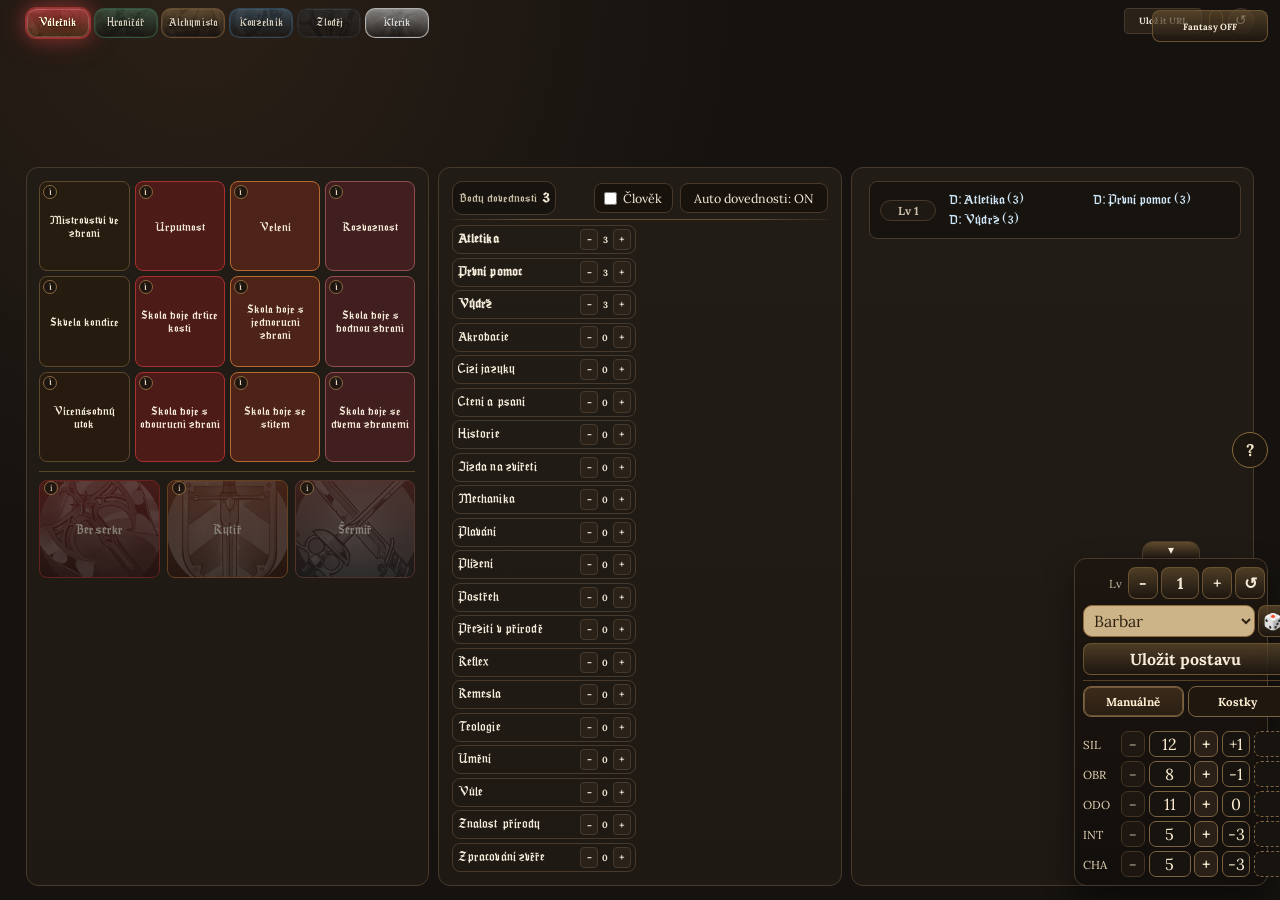
<file: index.html>
﻿<!doctype html>
<html lang="cs">
<head>
  <meta charset="UTF-8" />
  <meta name="viewport" content="width=device-width, initial-scale=1.0" />
  <title>DrH Talent Calculator</title>
  <link rel="stylesheet" href="./styles.css" />
  <link rel="stylesheet" href="./theme-epic.css" />
</head>
<body>
  <div class="column-controls">
    <div id="controlSlotClass" class="control-slot control-slot-class">
      <div id="classTopControls" class="class-top-controls">
        <div id="classPicker" class="class-picker top-class-picker"></div>
        <div id="resetSlotClass"></div>
      </div>
    </div>
    <div id="controlSlotGap" class="control-slot control-slot-gap"></div>
    <div id="controlSlotSkills" class="control-slot control-slot-skills">
      <div id="skillsTopControls" class="skills-top-controls">
      </div>
    </div>
    <div id="controlSlotPlan" class="control-slot control-slot-plan">
      <div id="planTopControls" class="top-controls plan-top-controls">
        <div id="topLevelControls" class="timeline-tools top-level-tools">
          <button id="shareLinkBtn" type="button" class="lvl-btn" title="Kopírovat URL buildu">Uložit URL</button>
          <button id="timelineHelpBtn" type="button" class="timeline-help-btn" aria-label="Nápověda timeline" title="Nápověda">?</button>
          <span id="urlLoadStatus" class="url-load-status" hidden></span>
        </div>
        <div id="resetSlotPlan"></div>
      </div>
    </div>
  </div>

  <header id="mobileStickyHeader" class="mobile-sticky-header">
    <label class="mobile-class-select-wrap">
      <select id="mobileClassSelect" aria-label="Výběr povolání"></select>
    </label>
  </header>

  <main class="layout">
    <section class="panel talents-panel">
      <span id="talentCount" hidden></span>
      <div id="panelClassControls" class="mobile-panel-controls"></div>
      <div class="general-branch">
        <div id="generalNodes" class="branch-nodes general-nodes"></div>
      </div>
      <div id="generalBranchL6" class="general-branch branch-hidden">
        <div id="generalNodesL6" class="branch-nodes general-nodes"></div>
      </div>
      <div id="specPicker" class="spec-picker"></div>
      <div class="branch-grid">
        <article class="branch">
          <h3 id="branchTitle1">Větev I</h3>
          <div id="branch1" class="branch-nodes"></div>
        </article>
        <article class="branch">
          <h3 id="branchTitle2">Větev II</h3>
          <div id="branch2" class="branch-nodes"></div>
        </article>
        <article class="branch">
          <h3 id="branchTitle3">Větev III</h3>
          <div id="branch3" class="branch-nodes"></div>
        </article>
      </div>
    </section>

    <section class="panel gap-icons-panel" aria-label="Přepínač povolání">
      <div id="classGapIcons" class="class-gap-icons"></div>
    </section>

    <section class="panel skills-panel">
      <span id="skillCount" hidden></span>
      <div id="panelSkillsControls" class="mobile-panel-controls"></div>
      <div class="skills-points-row">
        <div id="summary" class="summary skills-header-summary"></div>
        <label class="human-skill-toggle" for="humanSkillBonusToggle" title="Použít lidský bonus na body dovedností">
          <input id="humanSkillBonusToggle" type="checkbox" />
          <span>Člověk</span>
        </label>
        <button id="skillAutoRecalcBtn" type="button" class="skill-auto-recalc-btn" aria-pressed="true" title="Automatický přepočet timeline dovedností">
          Auto dovednosti: ON
        </button>
      </div>
      <div class="skills-points-divider" aria-hidden="true"></div>
      <div class="skills-split">
        <div id="skillListBasic" class="skills-list"></div>
        <div id="skillListClass" class="skills-list"></div>
      </div>

      <div class="points-config">
        <h3>Bodování</h3>
        <div class="cfg-grid">
          <label>Max. úroveň <input id="maxLevel" type="number" min="1" max="36" /></label>
          <label>Talent L1 <input id="talentL1" type="number" min="0" max="20" /></label>
          <label>Talent / úroveň <input id="talentPerLevel" type="number" min="0" max="20" /></label>
          <label>Dovednost L1 <input id="skillL1" type="number" min="0" max="20" /></label>
          <label>Dovednost / úroveň <input id="skillPerLevel" type="number" min="0" max="20" /></label>
        </div>
      </div>
    </section>

    <section class="panel plan-panel">
      <div id="panelPlanControls" class="mobile-panel-controls"></div>
      <div id="timeline" class="timeline"></div>
      <div id="issues" class="issues"></div>
      <div class="exchange" hidden>
        <button id="exportBtn" type="button">Export buildu</button>
        <button id="importBtn" type="button">Import buildu</button>
        <textarea id="exchangeBox" placeholder="Export / import JSON buildu"></textarea>
      </div>
    </section>
  </main>
  <div id="infoTooltip" class="info-tooltip" hidden></div>

  <button id="mobileLevelPill" type="button" class="mobile-level-pill" aria-label="Přejít na timeline">
    1
  </button>

  <button id="resetBtn" type="button" title="Reset výběru" aria-label="Reset výběru">↺</button>
  <button id="themeToggleBtn" type="button" class="theme-toggle-floating" aria-pressed="false" title="Přepnout fantasy vzhled">Fantasy OFF</button>

  <aside id="floatingPanel" class="floating-panel" aria-label="Rychlé ovládání postavy">
    <button id="floatingPanelSlideBtn" type="button" class="floating-panel-slide-btn" aria-expanded="true" aria-label="Sbalit panel">▾</button>
    <div class="floating-row floating-row-level">
      <span class="floating-label">Lv</span>
      <button id="quickLevelMinus" type="button" aria-label="Snížit úroveň">-</button>
      <div id="quickLevelDisplay" class="floating-level-display">1</div>
      <button id="quickLevelPlus" type="button" aria-label="Zvýšit úroveň">+</button>
      <button id="quickResetBtn" type="button" title="Resetovat postavu" aria-label="Resetovat postavu">↺</button>
    </div>
    <div class="floating-row floating-row-main">
      <select id="quickRaceSelect" aria-label="Výběr rasy"></select>
      <button id="quickRandomBtn" type="button" title="Náhodně vygenerovat postavu" aria-label="Náhodně vygenerovat postavu">🎲</button>
    </div>
    <div class="floating-row floating-row-save">
      <button id="quickSaveBtn" type="button" class="floating-save-btn" title="Uložit postavu do URL">Uložit postavu</button>
    </div>
    <div id="quickAttrsPanel" class="floating-attrs">
      <div class="attr-mode-row" role="group" aria-label="Režim tvorby atributů">
        <button id="attrModeManualBtn" type="button" class="attr-mode-btn active" aria-pressed="true">Manuálně</button>
        <button id="attrModeDiceBtn" type="button" class="attr-mode-btn" aria-pressed="false">Kostky</button>
      </div>
      <div id="diceRollPool" class="dice-roll-pool" hidden aria-label="Hody kostkou"></div>
      <div class="attr-row">
        <span>SIL</span>
        <button id="attrSilMinus" class="attr-adjust-btn" type="button" aria-label="Snížit SIL">-</button>
        <input id="attrSilBase" maxlength="2" inputmode="numeric" />
        <button id="attrSilPlus" class="attr-adjust-btn" type="button" aria-label="Zvýšit SIL">+</button>
        <input id="attrSilMod" maxlength="2" inputmode="numeric" />
        <div id="attrSilRoll" class="attr-roll-slot" data-attr-key="sil" aria-label="Hod pro SIL"></div>
      </div>
      <div class="attr-row">
        <span>OBR</span>
        <button id="attrObrMinus" class="attr-adjust-btn" type="button" aria-label="Snížit OBR">-</button>
        <input id="attrObrBase" maxlength="2" inputmode="numeric" />
        <button id="attrObrPlus" class="attr-adjust-btn" type="button" aria-label="Zvýšit OBR">+</button>
        <input id="attrObrMod" maxlength="2" inputmode="numeric" />
        <div id="attrObrRoll" class="attr-roll-slot" data-attr-key="obr" aria-label="Hod pro OBR"></div>
      </div>
      <div class="attr-row">
        <span>ODO</span>
        <button id="attrOdoMinus" class="attr-adjust-btn" type="button" aria-label="Snížit ODO">-</button>
        <input id="attrOdoBase" maxlength="2" inputmode="numeric" />
        <button id="attrOdoPlus" class="attr-adjust-btn" type="button" aria-label="Zvýšit ODO">+</button>
        <input id="attrOdoMod" maxlength="2" inputmode="numeric" />
        <div id="attrOdoRoll" class="attr-roll-slot" data-attr-key="odo" aria-label="Hod pro ODO"></div>
      </div>
      <div class="attr-row">
        <span>INT</span>
        <button id="attrIntMinus" class="attr-adjust-btn" type="button" aria-label="Snížit INT">-</button>
        <input id="attrIntBase" maxlength="2" inputmode="numeric" />
        <button id="attrIntPlus" class="attr-adjust-btn" type="button" aria-label="Zvýšit INT">+</button>
        <input id="attrIntMod" maxlength="2" inputmode="numeric" />
        <div id="attrIntRoll" class="attr-roll-slot" data-attr-key="int" aria-label="Hod pro INT"></div>
      </div>
      <div class="attr-row">
        <span>CHA</span>
        <button id="attrChaMinus" class="attr-adjust-btn" type="button" aria-label="Snížit CHA">-</button>
        <input id="attrChaBase" maxlength="2" inputmode="numeric" />
        <button id="attrChaPlus" class="attr-adjust-btn" type="button" aria-label="Zvýšit CHA">+</button>
        <input id="attrChaMod" maxlength="2" inputmode="numeric" />
        <div id="attrChaRoll" class="attr-roll-slot" data-attr-key="cha" aria-label="Hod pro CHA"></div>
      </div>
    </div>
  </aside>

  <div id="saveCharacterModal" class="save-modal" hidden>
    <div class="save-modal-card">
      <h3>URL postavy</h3>
      <textarea id="saveCharacterUrl" readonly></textarea>
      <div class="save-modal-actions">
        <button id="copyCharacterUrlBtn" type="button">Kopírovat</button>
        <button id="closeCharacterModalBtn" type="button">Zavřít</button>
      </div>
    </div>
  </div>

  <nav id="mobileSectionNav" class="mobile-section-nav" aria-label="Přepínač sekcí">
    <button type="button" class="mobile-section-btn active" data-section-index="0">Talenty</button>
    <button type="button" class="mobile-section-btn" data-section-index="1">Dovednosti</button>
    <button type="button" class="mobile-section-btn" data-section-index="2">Timeline</button>
  </nav>

  <script src="./config.js"></script>
  <script src="./app.js"></script>
</body>
</html>
</file>
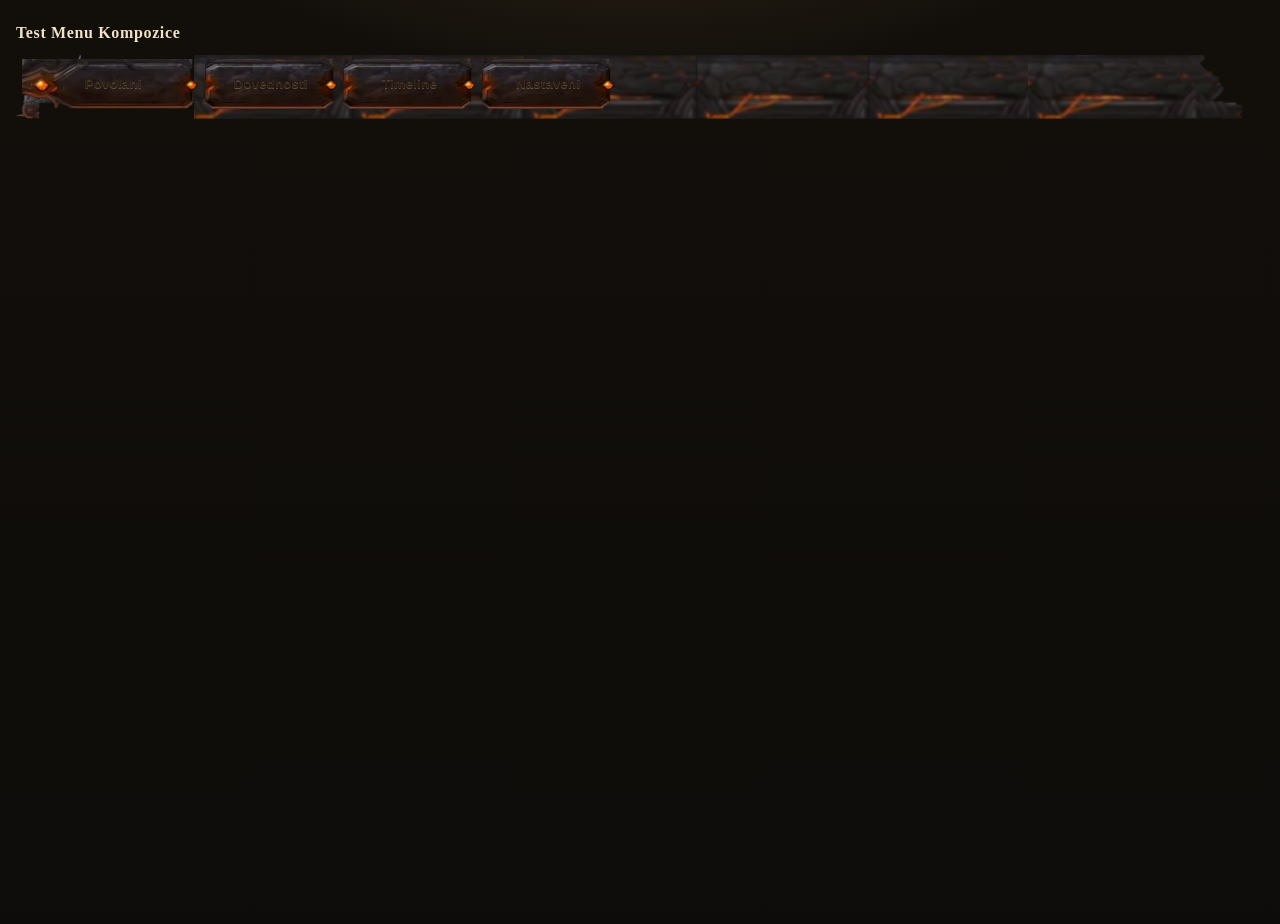
<file: test/index.html>
<!doctype html>
<html lang="cs">
<head>
  <meta charset="UTF-8" />
  <meta name="viewport" content="width=device-width, initial-scale=1.0" />
  <title>DrH Menu Test</title>
  <link rel="stylesheet" href="./test.css" />
</head>
<body>
  <main class="page">
    <h1>Test Menu Kompozice</h1>
    <section class="menu-prototype">
      <div class="menu-strip" aria-hidden="true">
        <div class="menu-left"></div>
        <div class="menu-mid"></div>
        <div class="menu-end"></div>
      </div>

      <div class="menu-buttons" aria-label="Test button layout">
        <button type="button" class="menu-btn menu-btn-left">Povolani</button>
        <button type="button" class="menu-btn">Dovednosti</button>
        <button type="button" class="menu-btn">Timeline</button>
        <button type="button" class="menu-btn">Nastaveni</button>
      </div>
    </section>
  </main>
</body>
</html>
</file>
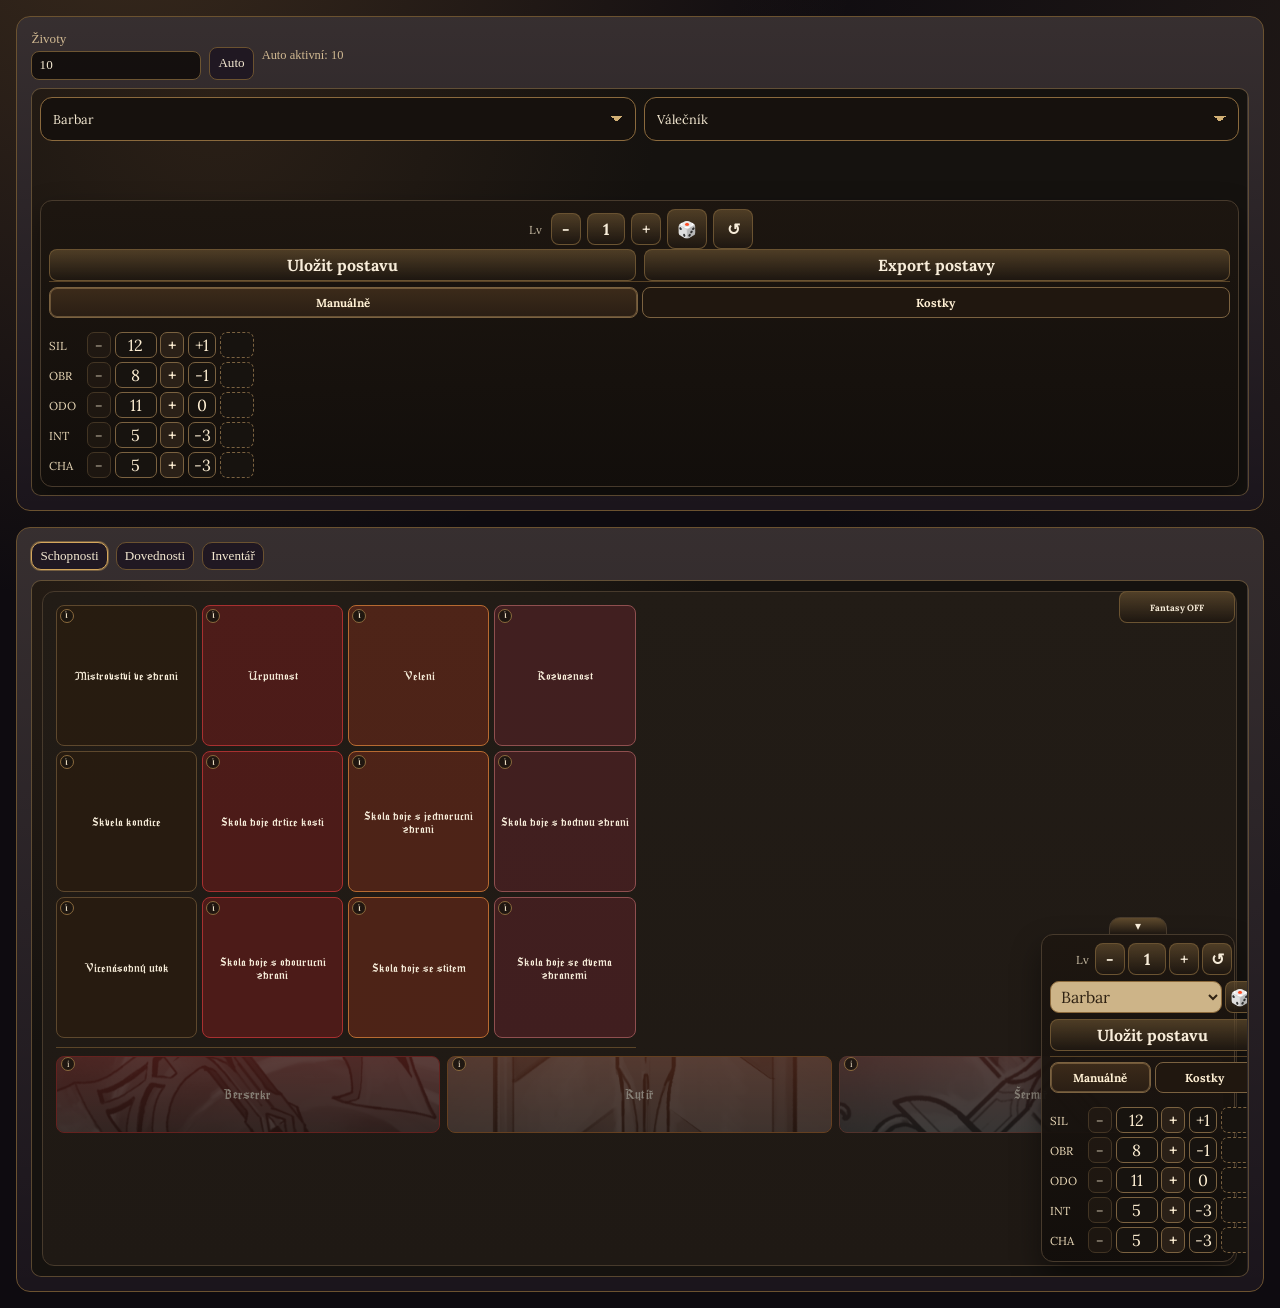
<file: gm-journal.html>
<!doctype html>
<html lang="cs">
<head>
  <meta charset="UTF-8" />
  <meta name="viewport" content="width=device-width, initial-scale=1.0" />
  <title>DrH GM Journal</title>
  <link rel="stylesheet" href="./gm-journal.css" />
</head>
<body>
  <main class="sheet-layout">
    <section class="left-column">
      <section class="panel controls-panel">
        <div class="pc-meta" aria-label="Souhrn postavy">
          <label class="pc-meta-field">
            <span>Životy</span>
            <input id="hpDisplayInput" type="number" min="1" step="1" />
          </label>
          <button id="hpAutoBtn" type="button" class="pc-meta-btn">Auto</button>
          <span id="hpAutoHint" class="pc-meta-hint"></span>
        </div>
        <div class="creator-embed-wrap">
          <iframe id="creatorEmbedFrame" title="DrH tvorba postavy" src="./index.html"></iframe>
        </div>
      </section>
    </section>

    <section class="panel tabs-panel">
      <header class="embed-head">
        <h2>Kalkulator (1:1)</h2>
        <a href="./index.html" target="_blank" rel="noopener">Otevrit samostatne</a>
      </header>
      <nav class="col-tabs" aria-label="Prepinani sloupcu kalkulatoru">
        <button type="button" class="col-tab-btn active" data-col-tab="talents">Schopnosti</button>
        <button type="button" class="col-tab-btn" data-col-tab="skills">Dovednosti</button>
        <button type="button" class="col-tab-btn" data-col-tab="spells">Kouzla</button>
        <button type="button" class="col-tab-btn" data-col-tab="recipes">Recepty</button>
        <button type="button" class="col-tab-btn" data-col-tab="inventory">Inventář</button>
      </nav>
      <div class="calc-embed-wrap">
        <iframe id="calcEmbedFrame" title="DrH kalkulator" src="./index.html"></iframe>
        <section id="auxTabContent" class="aux-tab-content" hidden>
          <h3 id="auxTabTitle"></h3>
          <div id="auxTabHint"></div>
        </section>
      </div>
    </section>
  </main>

  <script src="./gm-journal.js"></script>
</body>
</html>
</file>
<file: styles.css>
@import url("https://fonts.googleapis.com/css2?family=Lora:wght@400;500;700&display=swap");

@font-face {
  font-family: "Seagram V3";
  src: url("./research/drh_assets/Fonty/V3_SeagramtfbCZ.ttf") format("truetype");
  font-display: swap;
}

@font-face {
  font-family: "Seagram V2";
  src:
    local("V2 Seagramtfb CZhlidka"),
    url("./research/drh_assets/Fonty/V2_Seagramtfb_CZhlidka.pfa") format("type1");
  font-display: swap;
}

:root {
  --bg: #15120f;
  --bg2: #1f1914;
  --panel: #221c16;
  --text: #f4ecda;
  --muted: #c8bca4;
  --line: #473a2c;
  --gold: #d4ad66;
  --gold-soft: #7d6539;
  --blue: #5ea4d6;
  --font-body: "Lora", Georgia, "Times New Roman", serif;
  --font-display: "Seagram", "Lora", Georgia, "Times New Roman", serif;
  --font-class-picker: "Seagram V3", "Seagram", "Lora", Georgia, "Times New Roman", serif;
  --font-spec-picker: "Seagram V2", "Seagram V3", "Seagram", "Lora", Georgia, "Times New Roman", serif;
}

* {
  box-sizing: border-box;
}

body {
  margin: 0;
  height: 100dvh;
  display: grid;
  grid-template-rows: auto minmax(0, 1fr);
  overflow: hidden;
  font-family: var(--font-body);
  color: var(--text);
  background: radial-gradient(circle at 15% 0%, #2b2017 0%, var(--bg) 40%);
}

h2,
h3,
.class-box,
.spec-node,
.level-badge,
.lvl-label,
.mobile-section-btn {
  font-family: var(--font-display);
  letter-spacing: 0.01em;
}

.column-controls {
  display: grid;
  grid-template-columns: 0.95fr 96px 1.2fr 0.9fr;
  gap: 0.9rem;
  padding: 0.5rem 0.9rem 0;
  min-height: 0;
}

/* Legacy top controls disabled - replaced by floating panel. */
.column-controls {
  display: none !important;
}

@media (min-width: 1025px) {
  body {
    grid-template-rows: minmax(0, 1fr);
  }

  .layout {
    height: 100dvh;
  }
}

.control-slot {
  min-width: 0;
}

.mobile-panel-controls {
  display: none;
}

.mobile-section-nav {
  display: none;
}

.mobile-sticky-header {
  display: none;
}

.mobile-level-pill {
  display: none;
}

.top-controls {
  display: flex;
  gap: 0.38rem;
  align-items: center;
  flex-wrap: nowrap;
  white-space: nowrap;
}

.top-controls label {
  min-width: 128px;
  width: 128px;
  font-size: 0.74rem;
}

.top-controls select {
  padding: 0.26rem 0.36rem;
}

.race-bonus-info {
  font-size: 0.72rem;
  color: var(--muted);
  white-space: nowrap;
  max-width: 170px;
  overflow: hidden;
  text-overflow: ellipsis;
}

.class-top-controls {
  display: flex;
  flex-direction: row;
  gap: 0.34rem;
  align-items: center;
  justify-content: flex-start;
}

.class-top-controls .class-picker {
  flex: 1 1 auto;
  min-width: 0;
}

#humanToggleSlotClass,
#resetSlotClass {
  display: none;
}

#resetSlotPlan {
  display: flex;
  align-items: center;
  flex: 0 0 auto;
}

.skills-top-controls {
  display: flex;
  align-items: center;
  gap: 0.34rem;
  flex-wrap: nowrap;
  min-width: 0;
}

.skills-top-controls .summary {
  flex: 1 1 auto;
  min-width: 0;
}

.skills-top-controls .human-toggle {
  flex: 0 0 auto;
  white-space: nowrap;
}

.human-toggle {
  display: inline-flex;
  align-items: center;
  gap: 0.4rem;
  font-size: 0.78rem;
  color: var(--muted);
  line-height: 1;
}

.human-toggle input[type="checkbox"] {
  width: 18px;
  height: 18px;
  accent-color: #d4ad66;
}

#resetBtn {
  width: 32px;
  min-width: 32px;
  height: 32px;
  padding: 0;
  border-radius: 999px;
  font-size: 1rem;
  line-height: 1;
}

.theme-toggle-floating {
  position: fixed;
  top: 10px;
  right: 12px;
  z-index: 1320;
  min-height: 32px;
  padding: 0 0.55rem;
  border-radius: 8px;
  border: 1px solid rgba(110, 86, 51, 0.95);
  background: linear-gradient(180deg, rgba(110, 86, 51, 0.62), rgba(30, 23, 17, 0.94));
  color: #f7ecd9;
  font-weight: 700;
  cursor: pointer;
}

.floating-panel {
  position: fixed;
  right: 12px;
  bottom: 14px;
  --floating-peek-height: 124px;
  z-index: 1310;
  width: min(194px, calc(100vw - 20px));
  overflow: visible;
  border: 1px solid var(--line);
  border-radius: 12px;
  background: linear-gradient(180deg, rgba(29, 22, 16, 0.95), rgba(18, 14, 11, 0.95));
  box-shadow: 0 14px 30px rgba(0, 0, 0, 0.42);
  padding: 0.5rem;
  display: grid;
  gap: 0.36rem;
  transition: transform 180ms ease;
}

.floating-panel.collapsed {
  transform: translateY(calc(100% - var(--floating-peek-height)));
}

#floatingPanel > #floatingPanelSlideBtn.floating-panel-slide-btn {
  position: absolute;
  left: 50% !important;
  right: auto !important;
  top: -18px !important;
  transform: translateX(-50%) !important;
  width: 58px;
  height: 18px;
  border-radius: 11px 11px 0 0;
  border: 1px solid var(--line);
  background: linear-gradient(180deg, rgba(110, 86, 51, 0.8), rgba(30, 23, 17, 0.96));
  color: #f7ecd9;
  font-size: 0.72rem;
  line-height: 1;
  display: grid;
  place-items: center;
  padding: 0;
  z-index: 5;
}

.floating-row {
  display: flex;
  align-items: center;
  gap: 0.2rem;
  justify-content: center;
  width: 100%;
}

.floating-row-level {
  display: grid;
  grid-template-columns: auto 30px 38px 30px 30px;
  align-items: center;
  justify-content: center;
  column-gap: 0.18rem;
}

.floating-row-main {
  display: grid;
  grid-template-columns: minmax(0, 1fr) 30px;
  align-items: center;
  column-gap: 0.2rem;
}

.floating-row select,
.floating-row button,
.floating-level-display {
  min-height: 32px;
  border-radius: 8px;
  border: 1px solid rgba(110, 86, 51, 0.95);
  background: linear-gradient(180deg, rgba(110, 86, 51, 0.62), rgba(30, 23, 17, 0.94));
  color: #f7ecd9;
}

#quickRaceSelect {
  flex: none;
  width: 100%;
  min-width: 0;
  max-width: none;
  padding: 0.24rem 0.4rem;
  border-radius: 9px;
  border: 1px solid #8c6a3c;
  background: #cdb488;
  color: #2f2213;
}

#quickRaceSelect:focus {
  outline: none;
  border-color: #d9b77a;
  box-shadow: 0 0 0 1px rgba(217, 183, 122, 0.5);
}

#quickRaceSelect option {
  background: #d8c198;
  color: #2f2213;
}

#quickRandomBtn,
#quickResetBtn,
#quickLevelMinus,
#quickLevelPlus {
  width: 30px;
  min-width: 30px;
  padding: 0;
  font-weight: 700;
}

.floating-label {
  font-size: 0.72rem;
  color: var(--muted);
  padding: 0 0.2rem;
}

.floating-level-display {
  width: 38px;
  min-width: 38px;
  display: grid;
  place-items: center;
  font-weight: 700;
}

.floating-save-btn {
  width: 100%;
  padding: 0 0.55rem;
  font-weight: 700;
}

.floating-row-save {
  width: 100%;
}

.floating-panel.collapsed .floating-attrs {
  display: none;
}

.floating-attrs {
  border-top: 1px solid rgba(116, 87, 49, 0.7);
  padding-top: 0.3rem;
  display: grid;
  gap: 0.25rem;
}

.attr-mode-row {
  display: grid;
  grid-template-columns: 1fr 1fr;
  gap: 0.25rem;
  margin-bottom: 0.2rem;
}

.attr-mode-btn {
  min-height: 28px;
  border-radius: 8px;
  border: 1px solid #7b6240;
  background: #20170f;
  color: #fff0d4;
  font-size: 0.72rem;
  font-weight: 700;
}

.attr-mode-btn.active {
  background: linear-gradient(180deg, #3c2b1a, #2a1e14);
  box-shadow: 0 0 0 1px rgba(215, 176, 116, 0.35) inset;
}

.dice-roll-pool {
  display: flex;
  flex-wrap: wrap;
  gap: 0.3rem;
  margin-bottom: 0.2rem;
}

.dice-roll-chip {
  min-width: 28px;
  min-height: 28px;
  padding: 0 0.35rem;
  border-radius: 8px;
  border: 1px solid #7b6240;
  background: #2a2017;
  color: #fff0d4;
  display: inline-grid;
  place-items: center;
  font-weight: 700;
  font-size: 0.82rem;
  cursor: grab;
  user-select: none;
}

.dice-roll-chip.discarded {
  opacity: 0.45;
  text-decoration: line-through;
}

.attr-roll-slot {
  width: 34px;
  min-height: 26px;
  border-radius: 7px;
  border: 1px dashed #7b6240;
  background: #17130f;
  color: #fff0d4;
  font-size: 0.78rem;
  font-weight: 700;
  display: grid;
  place-items: center;
}

.attr-roll-slot.filled {
  border-style: solid;
  background: #2a2017;
}

.attr-roll-slot.drag-over {
  border-color: #d2b074;
  box-shadow: 0 0 0 1px rgba(210, 176, 116, 0.35);
}

.attr-row {
  display: grid;
  grid-template-columns: 34px 24px 42px 24px 28px 34px;
  gap: 0.24rem;
  align-items: center;
}

.attr-row span {
  font-size: 0.72rem;
  color: #ead9b8;
}

.attr-row input {
  min-height: 26px;
  border-radius: 7px;
  border: 1px solid #7b6240;
  background: #17130f;
  color: #fff0d4;
  text-align: center;
  padding: 0.1rem 0.16rem;
}

.attr-adjust-btn {
  min-height: 26px;
  width: 24px;
  min-width: 24px;
  border-radius: 7px;
  border: 1px solid #7b6240;
  background: #2a2017;
  color: #fff0d4;
  font-weight: 700;
  line-height: 1;
  padding: 0;
}

.attr-adjust-btn:disabled {
  opacity: 0.45;
  cursor: default;
}

#attrSilBase,
#attrObrBase,
#attrOdoBase,
#attrIntBase,
#attrChaBase {
  width: 42px;
}

#attrSilMod,
#attrObrMod,
#attrOdoMod,
#attrIntMod,
#attrChaMod {
  width: 28px;
}

.save-modal {
  position: fixed;
  inset: 0;
  z-index: 1400;
  background: rgba(0, 0, 0, 0.5);
  display: grid;
  place-items: center;
  padding: 0.8rem;
}

.save-modal[hidden] {
  display: none !important;
}

.save-modal-card {
  width: min(520px, calc(100vw - 24px));
  border: 1px solid var(--line);
  border-radius: 12px;
  background: linear-gradient(180deg, rgba(29, 22, 16, 0.98), rgba(18, 14, 11, 0.98));
  padding: 0.72rem;
}

.save-modal-card h3 {
  margin: 0 0 0.45rem;
  font-size: 0.95rem;
}

#saveCharacterUrl {
  width: 100%;
  min-height: 76px;
  resize: vertical;
}

.save-modal-actions {
  margin-top: 0.45rem;
  display: flex;
  justify-content: flex-end;
  gap: 0.35rem;
}

.layout {
  display: grid;
  grid-template-columns: 0.95fr 96px 1.2fr 0.9fr;
  gap: 0.9rem;
  padding: 0.9rem;
  height: 100%;
  min-height: 0;
  overflow: hidden;
}

@media (min-width: 1025px) {
  :root {
    --talent-panel-target-width: clamp(300px, 24vw, 500px);
    --main-panel-target-width: clamp(360px, 30vw, 620px);
    --gap-panel-target-width: clamp(90px, 7.5vw, 190px);
    --gap-panel-inner-pad: 0px;
  }

  .column-controls,
  .layout {
    --desktop-main-gap: clamp(0.24rem, 0.7vw, 0.9rem);
    --desktop-main-width:
      calc(
        var(--talent-panel-target-width) +
        (2 * var(--main-panel-target-width)) +
        var(--gap-panel-target-width) +
        (3 * var(--desktop-main-gap))
      );
    grid-template-columns:
      minmax(0, var(--talent-panel-target-width))
      minmax(0, var(--gap-panel-target-width))
      minmax(0, var(--main-panel-target-width))
      minmax(0, var(--main-panel-target-width));
    gap: var(--desktop-main-gap);
    width: min(calc(100vw - 1.4rem), 1920px);
    justify-content: center;
    margin-left: auto;
    margin-right: auto;
  }

  .column-controls > :first-child {
    justify-self: start;
    width: min(var(--talent-panel-target-width), 100%);
    max-width: min(var(--talent-panel-target-width), 100%);
  }

  .layout > .talents-panel {
    justify-self: start;
    width: min(var(--talent-panel-target-width), 100%);
    max-width: min(var(--talent-panel-target-width), 100%);
    height: 100%;
  }

  .column-controls > :nth-child(2),
  .layout > .gap-icons-panel {
    justify-self: center;
    width: min(var(--gap-panel-target-width), 100%);
    max-width: min(var(--gap-panel-target-width), 100%);
    padding-left: 0;
    padding-right: 0;
    display: grid;
    place-items: center;
    overflow: hidden;
  }

  /* First-column controls fill the global shell width. */
  .layout > .talents-panel .class-picker,
  .layout > .talents-panel .general-branch,
  .layout > .talents-panel .spec-picker,
  .layout > .talents-panel .branch {
    width: 100%;
    max-width: 100%;
  }

  .column-controls > :nth-child(3) {
    justify-self: end;
    width: min(var(--main-panel-target-width), 100%);
    max-width: min(var(--main-panel-target-width), 100%);
  }

  .layout > .skills-panel {
    justify-self: end;
    width: min(var(--main-panel-target-width), 100%);
    max-width: min(var(--main-panel-target-width), 100%);
  }

  .column-controls > :nth-child(4) {
    justify-self: end;
    width: min(var(--main-panel-target-width), 100%);
    max-width: min(var(--main-panel-target-width), 100%);
  }

  .layout > .plan-panel {
    justify-self: end;
    width: min(var(--main-panel-target-width), 100%);
    max-width: min(var(--main-panel-target-width), 100%);
  }

  .layout > .talents-panel > .branch-grid {
    flex: 0 0 auto;
    min-height: auto;
    display: grid;
    grid-template-columns: 1fr;
    align-content: start;
  }

  .layout > .talents-panel > .branch-grid > .branch {
    flex: 0 0 auto;
    min-height: auto;
  }

  .layout > .gap-icons-panel .class-gap-icons {
    --gap-icon-size: clamp(56px, calc(100% - 6px), 120px);
    height: 100%;
    width: 100%;
    max-width: 100%;
    margin: 0 auto;
    display: grid;
    grid-template-rows: repeat(6, 1fr);
    align-items: center;
    justify-items: center;
    gap: clamp(0.3rem, 0.7vh, 0.7rem);
    pointer-events: auto;
    z-index: 8;
  }

  .layout > .gap-icons-panel .class-gap-icon {
    width: var(--gap-icon-size);
    min-width: 0;
    height: var(--gap-icon-size);
    aspect-ratio: 1 / 1;
    border-radius: 999px;
    border: 1px solid rgba(214, 169, 90, 0.98);
    background:
      radial-gradient(circle at 30% 24%, rgba(255, 241, 204, 0.9), rgba(255, 241, 204, 0) 45%),
      linear-gradient(180deg, rgba(184, 141, 73, 0.92), rgba(92, 65, 30, 0.95));
    box-shadow:
      inset 0 1px 0 rgba(255, 241, 208, 0.72),
      inset 0 -10px 15px rgba(38, 24, 10, 0.62),
      0 4px 12px rgba(0, 0, 0, 0.42);
    position: relative;
    padding: 0;
    font-size: 0;
    overflow: visible;
  }

  .layout > .gap-icons-panel .class-gap-icon::before {
    content: "";
    position: absolute;
    inset: 5px;
    border-radius: 999px;
    background-image: var(--class-gap-icon);
    background-size: cover;
    background-position: center;
    background-repeat: no-repeat;
    box-shadow: none;
  }

  .layout > .gap-icons-panel .class-gap-icon::after {
    content: "";
    position: absolute;
    inset: 5px;
    border-radius: 999px;
    background: var(--gap-class-flat, #6a4f2f);
    opacity: 0.18;
    pointer-events: none;
  }

  .layout > .gap-icons-panel .class-gap-icon.class-prof_1 { --gap-class-flat: #8f3232; }
  .layout > .gap-icons-panel .class-gap-icon.class-prof_2 { --gap-class-flat: #2f6b43; }
  .layout > .gap-icons-panel .class-gap-icon.class-prof_3 { --gap-class-flat: #8a5b24; }
  .layout > .gap-icons-panel .class-gap-icon.class-prof_4 { --gap-class-flat: #2f5879; }
  .layout > .gap-icons-panel .class-gap-icon.class-prof_5 { --gap-class-flat: #2e2e2e; }
  .layout > .gap-icons-panel .class-gap-icon.class-prof_6 { --gap-class-flat: #bfbfbf; }

  .layout > .gap-icons-panel .class-gap-icon.active {
    border-color: #ffdd92;
    box-shadow:
      0 0 0 2px rgba(255, 221, 146, 0.62),
      0 0 20px rgba(255, 201, 105, 0.42),
      inset 0 1px 0 rgba(255, 244, 216, 0.8),
      inset 0 -10px 15px rgba(46, 28, 11, 0.58);
  }

  /* Desktop: cap row growth, then spend extra height as spacing. */
  .skills-panel {
    --skill-row-height-min: 29px;
    --skill-row-height-max: clamp(46px, 5.6vh, 64px);
    --skill-row-height-dyn: var(--skill-row-height-min);
    --skill-list-gap: clamp(0.22rem, 0.45vh, 0.45rem);
  }

  .skills-list {
    gap: var(--skill-list-gap);
    justify-content: flex-start;
  }

  .skill-item {
    min-height: var(--skill-row-height-min);
    max-height: var(--skill-row-height-max);
    height: clamp(var(--skill-row-height-min), var(--skill-row-height-dyn), var(--skill-row-height-max));
  }

  .talents-panel {
    --talent-grid-width: min(100%, clamp(248px, 28vh, 356px));
    --talent-grid-gap: clamp(0.22rem, 0.35vh, 0.32rem);
    --talent-node-size-max: calc((var(--talent-grid-width) - (3 * var(--talent-grid-gap))) / 4);
  }

  .spec-node {
    min-height: clamp(56px, 7.2vh, var(--talent-node-size-max));
    font-size: clamp(0.62rem, 0.74vh, 0.74rem);
    padding: clamp(0.2rem, 0.36vh, 0.35rem);
  }
}

.class-hover-tooltip {
  position: fixed;
  left: -9999px;
  top: -9999px;
  transform: translate(0, -50%);
  border: 1px solid #7c5f35;
  border-radius: 10px;
  background: linear-gradient(180deg, rgba(111, 84, 50, 0.82), rgba(30, 23, 17, 0.95));
  color: #f7ecd9;
  font-family: var(--font-class-picker);
  font-size: 0.64rem;
  line-height: 1.1;
  white-space: nowrap;
  padding: 0.24rem 0.42rem;
  box-shadow:
    inset 0 0 0 1px rgba(255, 255, 255, 0.08),
    0 4px 10px rgba(0, 0, 0, 0.35);
  pointer-events: none;
  z-index: 2000;
}

@media (min-width: 1025px) and (max-width: 1180px) {
  :root {
    --main-panel-target-width: clamp(300px, 30vw, 420px);
    --gap-panel-target-width: clamp(24px, 2.2vw, 38px);
    --gap-panel-inner-pad: 0px;
  }

  .layout > .gap-icons-panel .class-gap-icons {
    display: none;
  }
}

/* Narrow desktop / 13" laptops: keep skill names readable, simplify skill column. */
@media (min-width: 1025px) and (max-width: 1700px) {
  .layout > .gap-icons-panel .class-gap-icons {
    --gap-icon-size: clamp(46px, calc(100% - 6px), 96px);
    gap: clamp(0.24rem, 0.5vh, 0.48rem);
  }

  .skills-split {
    grid-template-columns: 1fr;
    gap: 0;
  }

  #skillListClass {
    display: flex;
  }

  .skill-item {
    min-height: 34px;
    font-size: 0.74rem;
    padding: 0.22rem 0.34rem;
  }

  .skill-item > div:first-child {
    justify-content: flex-start;
  }

  .skill-title {
    white-space: normal;
    overflow: visible;
    text-overflow: clip;
    line-height: 1.16;
  }

  .skill-rank-controls {
    width: fit-content;
    min-width: 0;
    max-width: none;
  }

  .skill-rank-controls button {
    width: 18px;
    min-width: 18px;
    font-size: 0.64rem;
  }
}

/* Smaller desktop width: remove the gap icons column completely. */
@media (min-width: 1025px) and (max-width: 1366px) {
  #classPicker.top-class-picker {
    display: grid;
  }

  .column-controls,
  .layout {
    grid-template-columns: minmax(0, 1fr) minmax(0, 1fr) minmax(0, 1fr);
    width: min(calc(100vw - 1.4rem), 1720px);
  }

  .column-controls {
    display: grid !important;
    position: relative;
    z-index: 70;
  }

  #controlSlotGap,
  .layout > .gap-icons-panel {
    display: none !important;
  }

  .column-controls > :nth-child(1),
  .column-controls > :nth-child(3),
  .column-controls > :nth-child(4),
  .layout > .talents-panel,
  .layout > .skills-panel,
  .layout > .plan-panel {
    justify-self: stretch;
    width: 100%;
    max-width: 100%;
  }

  /* Help button must stay floating, not embedded in the top menu row. */
  #timelineHelpBtn.timeline-help-btn {
    position: fixed !important;
    right: 12px !important;
    top: 50% !important;
    transform: translateY(-50%) !important;
    z-index: 1300 !important;
  }
}

/* Small desktop keeps classic 4-column layout with class icon column. */
@media (min-width: 1025px) and (max-width: 1366px) {
  .mobile-sticky-header {
    display: none !important;
  }
}

/* Wide desktop: use the icon gap-column picker only, hide top class picker. */
@media (min-width: 1367px) {
  #classPicker.top-class-picker {
    display: none;
  }
}

.panel {
  background: linear-gradient(180deg, var(--panel), var(--bg2));
  border: 1px solid var(--line);
  border-radius: 12px;
  padding: 0.8rem;
  display: flex;
  flex-direction: column;
  min-height: 0;
  overflow: hidden;
}

.talents-panel {
  --talent-grid-width: 404px;
  --talent-grid-gap: 0.32rem;
  --talent-node-size-max: calc((var(--talent-grid-width) - (3 * var(--talent-grid-gap))) / 4);
  position: relative;
  overflow-y: auto;
  overflow-x: hidden;
  scrollbar-gutter: auto;
  scrollbar-width: none;
}

.class-gap-icons {
  display: none;
}

.gap-icons-panel {
  border: none !important;
  background: transparent !important;
  box-shadow: none !important;
  outline: none !important;
  padding: 0.8rem 0;
  overflow: hidden;
  display: flex;
  justify-content: center;
  align-items: stretch;
}

.skills-panel {
  display: grid;
  grid-template-rows: auto auto minmax(0, 1fr);
}

.plan-panel {
  display: grid;
  grid-template-rows: minmax(0, 1fr) auto auto;
}

.panel-head {
  display: flex;
  justify-content: space-between;
  align-items: baseline;
  margin-bottom: 0.6rem;
}

.timeline-head {
  align-items: center;
  gap: 0.5rem;
}

.timeline-tools {
  display: flex;
  align-items: center;
  gap: 0.45rem;
}

.top-level-tools {
  margin-right: 0.15rem;
}

.plan-top-controls {
  gap: 0.2rem;
  width: 100%;
  justify-content: flex-end;
  flex-wrap: nowrap;
}

.plan-top-controls label {
  min-width: 96px;
  width: 96px;
}

.plan-top-controls .race-bonus-info {
  width: 104px;
  min-width: 104px;
  max-width: 104px;
  font-size: 0.66rem;
  text-align: right;
}

.plan-top-controls .timeline-tools .lvl-label {
  font-size: 0.66rem;
}

.plan-top-controls .timeline-tools .level-display {
  width: 34px;
  min-width: 34px;
  height: 26px;
  font-size: 0.86rem;
}

.plan-top-controls .timeline-tools .lvl-btn,
.plan-top-controls #resetBtn {
  width: 26px;
  min-width: 26px;
  height: 26px;
  font-size: 0.86rem;
}

.timeline-tools .lvl-label {
  font-size: 0.74rem;
  color: var(--muted);
}

.timeline-tools .level-display {
  width: 40px;
  min-width: 40px;
  height: 30px;
  display: grid;
  place-items: center;
  border: 1px solid #7b6240;
  border-radius: 999px;
  background: #17130f;
  color: #fff0d4;
  font-weight: 700;
  font-size: 1rem;
  text-align: center;
}

.timeline-tools .lvl-btn {
  width: 30px;
  min-width: 30px;
  height: 30px;
  padding: 0;
  border-radius: 4px;
  line-height: 1;
  font-weight: 700;
}

.timeline-help-btn {
  width: 42px;
  min-width: 42px;
  height: 42px;
  padding: 0;
  border-radius: 999px;
  border: 1px solid #8b6a3d;
  background: rgba(28, 22, 16, 0.92);
  color: #f7e8cc;
  font-weight: 700;
  font-size: 1.2rem;
  line-height: 1;
  display: inline-grid;
  place-items: center;
}

.plan-top-controls .timeline-tools .timeline-help-btn {
  width: 36px;
  min-width: 36px;
  height: 36px;
  font-size: 1.05rem;
}

.timeline-help-btn:hover {
  border-color: #d4ad66;
}

/* Floating help button on right side of the viewport. */
#timelineHelpBtn.timeline-help-btn {
  position: fixed;
  right: 12px;
  top: 50%;
  transform: translateY(-50%);
  z-index: 1300;
}

@media (max-width: 1024px) {
  #timelineHelpBtn.timeline-help-btn {
    top: auto;
    right: 10px;
    bottom: calc(72px + env(safe-area-inset-bottom));
    transform: none;
  }
}

#shareLinkBtn {
  width: 78px;
  min-width: 78px;
  font-size: 0.56rem;
  letter-spacing: 0.01em;
}

#themeToggleBtn {
  width: 116px;
  min-width: 116px;
  font-size: 0.56rem;
  letter-spacing: 0.01em;
  position: fixed;
  top: 10px;
  right: 12px;
  z-index: 1320;
}

@media (max-width: 1024px) {
  #themeToggleBtn {
    top: calc(8px + env(safe-area-inset-top));
    right: 8px;
  }
}

.url-load-status {
  display: inline-flex;
  align-items: center;
  height: 22px;
  padding: 0 0.36rem;
  border-radius: 999px;
  border: 1px solid #6d5532;
  background: rgba(21, 17, 13, 0.94);
  color: #ecd8b5;
  font-size: 0.56rem;
  white-space: nowrap;
}

.url-load-status.ok {
  border-color: #2f8f57;
  color: #9de0b7;
}

.url-load-status.err {
  border-color: #ab4a4a;
  color: #f0b3b3;
}

h2, h3 {
  margin: 0;
}

h2 {
  font-size: 1rem;
}

h3 {
  font-size: 0.86rem;
  color: #f0d9ab;
  margin-bottom: 0.45rem;
}

.branch > h3 {
  display: none;
}

label {
  display: block;
  font-size: 0.8rem;
  color: var(--muted);
}

select,
input,
textarea,
button {
  width: 100%;
  font: inherit;
  color: var(--text);
  border: 1px solid var(--line);
  border-radius: 8px;
  padding: 0.42rem 0.52rem;
  background: #17130f;
}

button {
  cursor: pointer;
  background: #2a2119;
}

button:hover {
  border-color: #7b6240;
}

.branch-grid {
  display: grid;
  grid-template-columns: 1fr;
  gap: 0.55rem;
}

.class-picker {
  display: grid;
  grid-template-columns: repeat(6, minmax(0, 1fr));
  gap: 0.35rem;
  margin: 0;
  max-width: 420px;
  width: 100%;
}

.top-class-picker {
  max-width: 100%;
  gap: 0.24rem;
}

.top-class-picker .class-box {
  font-family: "Seagram V3", "Lora", Georgia, "Times New Roman", serif !important;
  min-height: 30px;
  font-size: 0.58rem;
  padding: 0.13rem 0.08rem;
  letter-spacing: 0.01em;
  opacity: 1 !important;
  color: #fff2d4 !important;
  text-shadow: 0 1px 1px rgba(0, 0, 0, 0.72), 0 0 6px rgba(0, 0, 0, 0.35);
}

.class-box {
  --class-rgb: 110, 86, 51;
  --class-glow: rgba(110, 86, 51, 0.55);
  border: 1px solid var(--line);
  border-radius: 10px;
  background: linear-gradient(
    180deg,
    rgba(var(--class-rgb), 0.62),
    rgba(30, 23, 17, 0.94)
  );
  border-color: rgba(var(--class-rgb), 0.95);
  color: #f7ecd9;
  padding: 0.28rem 0.2rem;
  font-size: 0.68rem;
  text-align: center;
  cursor: pointer;
  opacity: 0.74;
  filter: saturate(0.72) brightness(0.86);
  box-shadow: inset 0 0 0 1px rgba(255, 255, 255, 0.08);
  transition: opacity 120ms ease, border-color 120ms ease, box-shadow 120ms ease, color 120ms ease, background 120ms ease, filter 120ms ease;
  position: relative;
  isolation: isolate;
  overflow: hidden;
  display: flex;
  align-items: center;
  justify-content: center;
  line-height: 1.1;
}

.class-box:hover {
  border-color: rgba(var(--class-rgb), 1);
  opacity: 0.9;
  filter: saturate(0.9) brightness(0.94);
}

.class-box.active {
  border-color: rgba(var(--class-rgb), 1);
  color: #fff0d4;
  background: linear-gradient(
    180deg,
    rgba(var(--class-rgb), 0.9),
    rgba(56, 40, 25, 0.98)
  );
  box-shadow:
    0 0 0 1px rgba(var(--class-rgb), 0.85),
    0 0 18px rgba(var(--class-rgb), 0.45),
    0 0 28px var(--class-glow),
    inset 0 0 0 1px rgba(255, 255, 255, 0.14);
  opacity: 1;
  filter: saturate(1.25) brightness(1.18);
}

.class-box.has-icon::before {
  content: "";
  position: absolute;
  inset: 0;
  background-image: var(--icon-image);
  background-size: cover;
  background-position: center;
  background-repeat: no-repeat;
  opacity: 0.34;
  filter: saturate(1.05) contrast(1.02) blur(0.3px);
  transform: scale(1.3);
  transform-origin: center;
  mix-blend-mode: screen;
  pointer-events: none;
  z-index: 0;
}

.top-class-picker .class-box.has-icon::before {
  opacity: 0.16;
  mix-blend-mode: soft-light;
}

.class-box.class-prof_1 { --class-rgb: 124, 50, 50; --class-glow: rgba(124, 50, 50, 0.62); }
.class-box.class-prof_2 { --class-rgb: 47, 107, 67; --class-glow: rgba(47, 107, 67, 0.62); }
.class-box.class-prof_3 { --class-rgb: 138, 91, 36; --class-glow: rgba(138, 91, 36, 0.62); }
.class-box.class-prof_4 { --class-rgb: 47, 88, 121; --class-glow: rgba(47, 88, 121, 0.62); }
.class-box.class-prof_5 { --class-rgb: 48, 48, 48; --class-glow: rgba(170, 170, 170, 0.42); }
.class-box.class-prof_6,
.class-box.class-prof_6:hover,
.class-box.class-prof_6.active {
  --class-rgb: 214, 214, 214;
  color: #ffffff !important;
  text-shadow: 0 1px 1px rgba(0, 0, 0, 0.55);
}

.branch {
  border: 1px solid var(--line);
  border-radius: 10px;
  padding: 0.55rem;
  background: rgba(17, 13, 10, 0.45);
}

.general-branch {
  margin-bottom: 0.55rem;
  max-width: var(--talent-grid-width);
  width: 100%;
  align-self: flex-start;
  margin-left: 0;
  margin-right: auto;
  padding: 0;
  border-bottom: 1px solid rgba(116, 87, 49, 0.7);
  padding-bottom: 0.55rem;
}

.branch-nodes {
  display: grid;
  grid-template-columns: repeat(4, minmax(0, 1fr));
  gap: 0.32rem;
}

.general-nodes {
  grid-template-columns: repeat(4, minmax(0, 1fr));
  gap: 0.32rem;
}

.spec-picker {
  display: grid;
  grid-template-columns: repeat(3, minmax(0, 1fr));
  gap: 0.45rem;
  margin-bottom: 0.55rem;
  max-width: 420px;
  width: 100%;
  align-self: center;
}

.talents-panel .spec-picker,
.talents-panel .branch {
  width: 100%;
}

.talents-panel .spec-picker {
  max-width: var(--talent-grid-width);
  align-self: flex-start;
  margin-left: 0;
  margin-right: auto;
}

.talents-panel .branch {
  max-width: var(--talent-grid-width);
  align-self: flex-start;
  margin-left: 0;
  margin-right: auto;
  padding: 0;
  border: none;
  background: transparent;
}

.spec-node-wrap {
  position: relative;
  overflow: visible;
  border-radius: 10px;
}

.spec-node {
  font-family: "Seagram V3", "Lora", Georgia, "Times New Roman", serif !important;
  width: 100%;
  min-height: clamp(74px, 11vh, var(--talent-node-size-max));
  font-size: 0.74rem;
  padding: 0.35rem;
  text-align: center;
  position: relative;
  isolation: isolate;
  overflow: hidden;
}

.spec-node.has-icon::before {
  content: "";
  position: absolute;
  inset: 0;
  background-image: var(--icon-image);
  background-size: cover;
  background-position: center;
  background-repeat: no-repeat;
  opacity: 0.3;
  filter: saturate(1.05) contrast(1.02) blur(0.3px);
  transform: scale(1.3);
  transform-origin: center;
  mix-blend-mode: screen;
  pointer-events: none;
  z-index: 0;
}

.node,
.spec-node,
.skill-title,
.timeline-line {
  font-family: "Seagram V3", "Lora", Georgia, "Times New Roman", serif !important;
}

.node,
.spec-node {
  isolation: isolate;
}

.tile-frame-overlay {
  display: none;
}

.node-label,
.spec-label {
  position: relative;
  z-index: 10;
  pointer-events: none;
}

.spec-info-btn {
  position: absolute;
  top: 1px;
  left: 5px;
  width: 14px;
  height: 14px;
  min-width: 14px;
  border-radius: 999px;
  border: 1px solid #8b6a3d;
  background: rgba(28, 22, 16, 0.92);
  color: #f7e8cc;
  font-size: 0.55rem;
  line-height: 1;
  padding: 0;
  display: grid;
  place-items: center;
  z-index: 3;
}

.spec-info-btn:hover {
  border-color: #8b6a3d;
}

.spec-lock-btn {
  position: absolute;
  right: -3px;
  bottom: -3px;
  top: auto;
  left: auto;
  width: 33px;
  min-width: 33px;
  height: 29px; /* scaled down ~25% from previous ACP lock size */
  border-radius: 0;
  border: 0;
  background: transparent;
  color: transparent;
  font-size: 0;
  line-height: 1;
  padding: 0;
  display: grid;
  place-items: center;
  z-index: 80;
  cursor: pointer;
  opacity: 1;
  filter: none;
  transition: filter 120ms ease, transform 120ms ease;
}

.spec-lock-btn::before {
  content: "";
  position: absolute;
  inset: 0;
  background: transparent url("./research/drh_assets/grafika/LvXX.png") center / 100% 100% no-repeat;
  pointer-events: none;
  opacity: 1;
  filter: grayscale(0.92) saturate(0.45) brightness(0.82);
}

.spec-lock-btn::after {
  content: "";
  position: absolute;
  inset: 3px 4px;
  background: transparent url("./research/drh_assets/grafika/lock-solo.png") center / contain no-repeat;
  pointer-events: none;
  opacity: 1;
  filter: grayscale(0.92) saturate(0.45) brightness(0.78);
}

.spec-lock-btn.is-unselected::before {
  opacity: 0.8;
  filter: saturate(0.35) brightness(0.72);
}

.spec-lock-btn.is-unselected::after {
  opacity: 0.8;
  filter: saturate(0.35) brightness(0.72);
}

.spec-lock-btn:hover {
  filter: none;
  transform: translateY(-1px);
}

.spec-lock-btn:not(.is-locked):hover::after {
  filter: grayscale(0) saturate(1.25) brightness(1.2) drop-shadow(0 0 4px rgba(255, 209, 124, 0.45));
}

.spec-lock-btn.is-locked::before,
.spec-lock-btn.is-locked::after {
  filter: none;
}

.spec-lock-btn:disabled {
  cursor: default;
  transform: none;
  opacity: 1;
}

.spec-node.spec-0 {
  border-color: #b02b2b;
  background: linear-gradient(180deg, rgba(153, 32, 32, 0.66), rgba(41, 14, 14, 0.96));
}

.spec-node.spec-1 {
  border-color: #b16a2d;
  background: linear-gradient(180deg, rgba(154, 58, 34, 0.64), rgba(44, 19, 13, 0.96));
}

.spec-node.spec-2 {
  border-color: #8b4f46;
  background: linear-gradient(180deg, rgba(131, 45, 45, 0.62), rgba(23, 26, 30, 0.96));
}

.talents-panel[data-prof-id="PROF_2"] .spec-node.spec-0 {
  border-color: #3b7a8f;
  background: linear-gradient(180deg, rgba(37, 102, 82, 0.72), rgba(28, 68, 92, 0.95));
}

.talents-panel[data-prof-id="PROF_2"] .spec-node.spec-1 {
  border-color: #7e4c49;
  background: linear-gradient(180deg, rgba(44, 106, 72, 0.72), rgba(96, 41, 41, 0.95));
}

.talents-panel[data-prof-id="PROF_2"] .spec-node.spec-2 {
  border-color: #9b6d3d;
  background: linear-gradient(180deg, rgba(49, 109, 69, 0.72), rgba(113, 70, 31, 0.95));
}

.talents-panel[data-prof-id="PROF_3"] .spec-node.spec-0 {
  border-color: #4b8e4e;
  background: linear-gradient(180deg, rgba(146, 95, 34, 0.74), rgba(40, 97, 49, 0.95));
}

.talents-panel[data-prof-id="PROF_3"] .spec-node.spec-1 {
  border-color: #b24b3b;
  background: linear-gradient(180deg, rgba(146, 95, 34, 0.74), rgba(120, 40, 33, 0.95));
}

.talents-panel[data-prof-id="PROF_3"] .spec-node.spec-2 {
  border-color: #7f53a8;
  background: linear-gradient(180deg, rgba(146, 95, 34, 0.74), rgba(86, 53, 125, 0.95));
}

.talents-panel[data-prof-id="PROF_4"] .spec-node.spec-0 {
  border-color: #b44949;
  background: linear-gradient(180deg, rgba(52, 86, 124, 0.74), rgba(124, 45, 45, 0.95));
}

.talents-panel[data-prof-id="PROF_4"] .spec-node.spec-1 {
  border-color: #7e56b7;
  background: linear-gradient(180deg, rgba(52, 86, 124, 0.74), rgba(88, 55, 128, 0.95));
}

.talents-panel[data-prof-id="PROF_4"] .spec-node.spec-2 {
  border-color: #2f2f2f;
  background: linear-gradient(180deg, rgba(52, 86, 124, 0.74), rgba(20, 20, 20, 0.96));
}

.talents-panel[data-prof-id="PROF_5"] .spec-node.spec-0 {
  border-color: #2e8f57;
  background: linear-gradient(180deg, rgba(26, 26, 26, 0.8), rgba(28, 112, 63, 0.95));
}

.talents-panel[data-prof-id="PROF_5"] .spec-node.spec-1 {
  border-color: #b89a31;
  background: linear-gradient(180deg, rgba(26, 26, 26, 0.8), rgba(131, 108, 35, 0.95));
}

.talents-panel[data-prof-id="PROF_5"] .spec-node.spec-2 {
  border-color: #565656;
  background: linear-gradient(180deg, rgba(26, 26, 26, 0.84), rgba(34, 34, 34, 0.98));
}

.talents-panel[data-prof-id="PROF_6"] .spec-node.spec-0 {
  border-color: #ce8f8f;
  background: linear-gradient(180deg, rgba(223, 223, 223, 0.88), rgba(126, 65, 65, 0.93));
  color: #f7f3e8;
  text-shadow: 0 1px 1px rgba(0, 0, 0, 0.55);
}

.talents-panel[data-prof-id="PROF_6"] .spec-node.spec-1 {
  border-color: #9778c8;
  background: linear-gradient(180deg, rgba(223, 223, 223, 0.88), rgba(90, 63, 128, 0.94));
  color: #f7f3e8;
  text-shadow: 0 1px 1px rgba(0, 0, 0, 0.55);
}

.talents-panel[data-prof-id="PROF_6"] .spec-node.spec-2 {
  border-color: #f0f0f0;
  background: linear-gradient(180deg, rgba(238, 238, 238, 0.92), rgba(150, 150, 150, 0.96));
  color: #f7f3e8;
  text-shadow: 0 1px 1px rgba(0, 0, 0, 0.55);
}

.spec-node.locked {
  opacity: 0.48;
}

.spec-node.active {
  border-color: var(--gold);
  box-shadow: 0 0 0 1px var(--gold-soft), 0 0 12px rgba(212, 173, 102, 0.16);
}

.spec-node.locked-spec {
  position: relative;
  isolation: isolate;
  border-color: var(--gold);
  background: #2a1f14;
  box-shadow:
    0 0 0 2px rgba(255, 214, 136, 0.82),
    0 0 0 4px rgba(125, 101, 57, 0.62),
    0 0 22px rgba(212, 173, 102, 0.36);
  color: #fff0d4;
}

.spec-corner-marker {
  position: absolute;
  top: -2px;
  left: -1px;
  width: 34px;
  height: 34px;
  background: transparent url("./research/drh_assets/grafika/left corner.png") left top / contain no-repeat;
  pointer-events: none;
  z-index: 96;
}

.spec-node.muted {
  filter: saturate(0.35) brightness(0.72);
  opacity: 0.58;
}

.spec-pick-levels {
  position: absolute;
  top: 4px;
  left: 4px;
  display: grid;
  gap: 2px;
  justify-items: start;
  z-index: 24;
  pointer-events: none;
}

.spec-pick-level-indicator {
  position: relative;
  top: auto;
  left: auto;
  right: auto;
  width: 34px;
  min-width: 34px;
  height: auto;
  font-size: 0.52rem;
  line-height: 1;
  padding: 0.08rem 0.15rem;
  color: #f7e8cc;
  text-shadow: none;
  z-index: 24;
}

.node {
  display: grid;
  place-items: center;
  position: relative;
  width: 100%;
  aspect-ratio: 1 / 1;
  min-height: 0;
  border: 1px solid #6b522f;
  border-radius: 8px;
  padding: 0.25rem;
  background: #19130e;
  color: #f5ebd8;
  font-size: 0.65rem;
  text-align: center;
  cursor: pointer;
}

/* Default talents without branch tint use the same neutral tone as skill cells. */
.node:not(.spec-0):not(.spec-1):not(.spec-2):not(.selected):not(.active),
.spec-node:not(.spec-0):not(.spec-1):not(.spec-2):not(.selected):not(.active) {
  border-color: #5e482d;
  background: rgba(42, 28, 14, 0.72);
}

.node-info-btn {
  position: absolute;
  top: 3px;
  left: 3px;
  width: 14px;
  height: 14px;
  min-width: 14px;
  border-radius: 999px;
  border: 1px solid #8b6a3d;
  background: rgba(28, 22, 16, 0.92);
  color: #f7e8cc;
  font-size: 0.55rem;
  line-height: 1;
  padding: 0;
  display: grid;
  place-items: center;
  z-index: 3;
}

.node-info-btn:hover {
  border-color: #8b6a3d;
}

.node-level-indicator {
  position: absolute;
  top: 3px;
  right: 3px;
  width: auto;
  min-width: 0;
  height: auto;
  font-size: 0.52rem;
  font-weight: 700;
  line-height: 1;
  padding: 0.1rem 0.2rem;
  border-radius: 999px;
  border: 1px solid #7e6139;
  background: rgba(32, 24, 17, 0.92);
  color: #f7e8cc;
  text-shadow: none;
  display: inline-block;
  z-index: 3;
  pointer-events: none;
}

.node-level-indicator::before {
  content: none;
}

/* LV plate should just appear on selection; no extra highlighted state. */
.node.selected .node-level-indicator,
.spec-node.active .node-level-indicator,
.spec-node.locked-spec .node-level-indicator {
  color: #f7e8cc;
  text-shadow: none;
}

.info-tooltip {
  position: fixed;
  z-index: 1200;
  max-width: min(360px, calc(100vw - 20px));
  padding: 0.4rem 0.5rem;
  border-radius: 8px;
  border: 1px solid #7f6035;
  background: rgba(20, 16, 12, 0.97);
  color: #f4ecda;
  font-size: 0.72rem;
  line-height: 1.25;
  box-shadow: 0 10px 24px rgba(0, 0, 0, 0.45);
  pointer-events: none;
  white-space: pre-wrap;
}

.node:hover {
  border-color: var(--gold);
}

.node.selected {
  border-color: var(--gold);
  box-shadow: 0 0 0 1px var(--gold-soft), 0 0 16px rgba(212, 173, 102, 0.2);
  background: #2a1f14;
}

/* Default (uncolored) selected talents: only lighter brown cell fill. */
.node:not(.spec-0):not(.spec-1):not(.spec-2).selected,
.spec-node:not(.spec-0):not(.spec-1):not(.spec-2).active {
  border-color: #7a5a34;
  background: rgba(86, 57, 30, 0.86);
  box-shadow: none;
}

.node.pdf-covered {
  outline: 1px dashed #5ea4d6;
  outline-offset: -3px;
}

.node.empty {
  opacity: 0.35;
  cursor: default;
}

.node.locked {
  opacity: 0.55;
}

.general-nodes .node.spec-0 {
  border-color: #a83030;
  background: rgba(121, 28, 28, 0.5);
}

.general-nodes .node.spec-1 {
  border-color: #b76a31;
  background: rgba(125, 45, 27, 0.48);
}

.general-nodes .node.spec-2 {
  border-color: #8f4f4f;
  background: rgba(102, 35, 44, 0.46);
}

.talents-panel[data-prof-id="PROF_2"] .general-nodes .node.spec-0 {
  border-color: #3b7a8f;
  background: rgba(32, 86, 86, 0.58);
}

.talents-panel[data-prof-id="PROF_2"] .general-nodes .node.spec-1 {
  border-color: #7e4c49;
  background: rgba(58, 81, 51, 0.58);
}

.talents-panel[data-prof-id="PROF_2"] .general-nodes .node.spec-2 {
  border-color: #9b6d3d;
  background: rgba(64, 86, 44, 0.6);
}

.talents-panel[data-prof-id="PROF_3"] .general-nodes .node.spec-0 {
  border-color: #4b8e4e;
  background: rgba(88, 89, 36, 0.5);
}

.talents-panel[data-prof-id="PROF_3"] .general-nodes .node.spec-1 {
  border-color: #b24b3b;
  background: rgba(97, 62, 26, 0.52);
}

.talents-panel[data-prof-id="PROF_3"] .general-nodes .node.spec-2 {
  border-color: #7f53a8;
  background: rgba(92, 55, 78, 0.52);
}

.talents-panel[data-prof-id="PROF_4"] .general-nodes .node.spec-0 {
  border-color: #b44949;
  background: rgba(77, 60, 92, 0.55);
}

.talents-panel[data-prof-id="PROF_4"] .general-nodes .node.spec-1 {
  border-color: #7e56b7;
  background: rgba(68, 65, 108, 0.55);
}

.talents-panel[data-prof-id="PROF_4"] .general-nodes .node.spec-2 {
  border-color: #2f2f2f;
  background: rgba(34, 34, 42, 0.72);
}

.talents-panel[data-prof-id="PROF_5"] .general-nodes .node.spec-0 {
  border-color: #2e8f57;
  background: rgba(22, 55, 35, 0.64);
}

.talents-panel[data-prof-id="PROF_5"] .general-nodes .node.spec-1 {
  border-color: #b89a31;
  background: rgba(83, 72, 30, 0.64);
}

.talents-panel[data-prof-id="PROF_5"] .general-nodes .node.spec-2 {
  border-color: #565656;
  background: rgba(28, 28, 28, 0.78);
}

.talents-panel[data-prof-id="PROF_6"] .general-nodes .node.spec-0 {
  border-color: #ce8f8f;
  background: rgba(117, 73, 73, 0.58);
}

.talents-panel[data-prof-id="PROF_6"] .general-nodes .node.spec-1 {
  border-color: #9778c8;
  background: rgba(84, 65, 116, 0.58);
}

.talents-panel[data-prof-id="PROF_6"] .general-nodes .node.spec-2 {
  border-color: #f0f0f0;
  background: rgba(144, 144, 144, 0.76);
  color: #f7f3e8;
  text-shadow: 0 1px 1px rgba(0, 0, 0, 0.55);
}

/* Stronger selected highlight for color-coded prerequisite talents in base 12. */
.general-nodes .node.spec-0.selected,
.general-nodes .node.spec-1.selected,
.general-nodes .node.spec-2.selected {
  transform: translateY(-1px);
  outline: 1px solid rgba(255, 241, 208, 0.55);
  outline-offset: -2px;
}

.talents-panel[data-prof-id="PROF_1"] .general-nodes .node.spec-0.selected { box-shadow: 0 0 0 1px #a83030, 0 0 18px rgba(168, 48, 48, 0.46); }
.talents-panel[data-prof-id="PROF_1"] .general-nodes .node.spec-1.selected { box-shadow: 0 0 0 1px #b76a31, 0 0 18px rgba(183, 106, 49, 0.46); }
.talents-panel[data-prof-id="PROF_1"] .general-nodes .node.spec-2.selected { box-shadow: 0 0 0 1px #8f4f4f, 0 0 18px rgba(143, 79, 79, 0.46); }

.talents-panel[data-prof-id="PROF_2"] .general-nodes .node.spec-0.selected { box-shadow: 0 0 0 1px #3b7a8f, 0 0 20px rgba(59, 122, 143, 0.52); }
.talents-panel[data-prof-id="PROF_2"] .general-nodes .node.spec-1.selected { box-shadow: 0 0 0 1px #7e4c49, 0 0 20px rgba(126, 76, 73, 0.52); }
.talents-panel[data-prof-id="PROF_2"] .general-nodes .node.spec-2.selected { box-shadow: 0 0 0 1px #9b6d3d, 0 0 20px rgba(155, 109, 61, 0.52); }

.talents-panel[data-prof-id="PROF_3"] .general-nodes .node.spec-0.selected { box-shadow: 0 0 0 1px #4b8e4e, 0 0 20px rgba(75, 142, 78, 0.52); }
.talents-panel[data-prof-id="PROF_3"] .general-nodes .node.spec-1.selected { box-shadow: 0 0 0 1px #b24b3b, 0 0 20px rgba(178, 75, 59, 0.52); }
.talents-panel[data-prof-id="PROF_3"] .general-nodes .node.spec-2.selected { box-shadow: 0 0 0 1px #7f53a8, 0 0 20px rgba(127, 83, 168, 0.52); }

.talents-panel[data-prof-id="PROF_4"] .general-nodes .node.spec-0.selected { box-shadow: 0 0 0 1px #b44949, 0 0 20px rgba(180, 73, 73, 0.52); }
.talents-panel[data-prof-id="PROF_4"] .general-nodes .node.spec-1.selected { box-shadow: 0 0 0 1px #7e56b7, 0 0 20px rgba(126, 86, 183, 0.52); }
.talents-panel[data-prof-id="PROF_4"] .general-nodes .node.spec-2.selected { box-shadow: 0 0 0 1px #2f2f2f, 0 0 20px rgba(47, 47, 47, 0.62); }

.talents-panel[data-prof-id="PROF_5"] .general-nodes .node.spec-0.selected { box-shadow: 0 0 0 1px #2e8f57, 0 0 20px rgba(46, 143, 87, 0.55); }
.talents-panel[data-prof-id="PROF_5"] .general-nodes .node.spec-1.selected { box-shadow: 0 0 0 1px #b89a31, 0 0 20px rgba(184, 154, 49, 0.55); }
.talents-panel[data-prof-id="PROF_5"] .general-nodes .node.spec-2.selected { box-shadow: 0 0 0 1px #565656, 0 0 20px rgba(86, 86, 86, 0.65); }

.talents-panel[data-prof-id="PROF_6"] .general-nodes .node.spec-0.selected { box-shadow: 0 0 0 1px #ce8f8f, 0 0 22px rgba(206, 143, 143, 0.56); }
.talents-panel[data-prof-id="PROF_6"] .general-nodes .node.spec-1.selected { box-shadow: 0 0 0 1px #9778c8, 0 0 22px rgba(151, 120, 200, 0.56); }
.talents-panel[data-prof-id="PROF_6"] .general-nodes .node.spec-2.selected { box-shadow: 0 0 0 1px #f0f0f0, 0 0 22px rgba(240, 240, 240, 0.62); }

.general-nodes .node.spec-0.selected::before,
.general-nodes .node.spec-1.selected::before,
.general-nodes .node.spec-2.selected::before {
  content: "";
  position: absolute;
  inset: 1px;
  border-radius: 7px;
  pointer-events: none;
  background: linear-gradient(140deg, rgba(255, 241, 208, 0.22), rgba(255, 241, 208, 0));
}

.branch-hidden {
  display: none;
}

.unlock-reveal {
  position: relative;
  overflow: hidden;
  animation: none;
}

.unlock-reveal::after {
  content: "";
  position: absolute;
  inset: -30% -15%;
  pointer-events: none;
  background:
    radial-gradient(circle, rgba(255, 222, 150, 0.45) 0%, rgba(255, 222, 150, 0) 45%),
    conic-gradient(
      from 120deg,
      rgba(255, 185, 90, 0) 0deg,
      rgba(255, 185, 90, 0.34) 58deg,
      rgba(255, 185, 90, 0) 130deg,
      rgba(140, 210, 255, 0.26) 200deg,
      rgba(255, 185, 90, 0) 360deg
    );
  filter: blur(10px);
  opacity: 0;
  animation: unlock-rune-sweep 702ms ease-out 1;
}

.unlock-reveal .node:not(.empty) {
  animation: unlock-node-pop 320ms cubic-bezier(0.18, 0.85, 0.24, 1) backwards;
  animation-delay: calc(var(--unlock-row, 0) * 92ms + var(--unlock-col, 0) * 16ms);
}

.unlock-reveal .spec-node {
  animation: unlock-node-pop 320ms cubic-bezier(0.18, 0.85, 0.24, 1) backwards;
  animation-delay: calc(var(--unlock-row, 0) * 92ms + var(--unlock-col, 0) * 16ms);
}

.unlock-reveal-soft {
  position: relative;
  isolation: isolate;
  animation: unlock-soft-fade 420ms ease-out;
}

.unlock-reveal-soft::after {
  content: "";
  position: absolute;
  inset: -18% -10%;
  pointer-events: none;
  z-index: 3;
  background:
    radial-gradient(circle, rgba(255, 224, 156, 0.52) 0%, rgba(255, 224, 156, 0) 48%),
    conic-gradient(
      from 118deg,
      rgba(255, 185, 90, 0) 0deg,
      rgba(255, 185, 90, 0.48) 56deg,
      rgba(255, 185, 90, 0) 126deg,
      rgba(140, 210, 255, 0.34) 198deg,
      rgba(255, 185, 90, 0) 360deg
    );
  filter: blur(8px) saturate(1.15);
  opacity: 0;
  mix-blend-mode: screen;
  animation: unlock-rune-sweep 760ms ease-out 1;
}

.unlock-reveal-soft .node:not(.empty) {
  position: relative;
  z-index: 2;
  animation: unlock-node-pop 260ms cubic-bezier(0.18, 0.85, 0.24, 1) both;
  animation-delay: calc(var(--unlock-row, 0) * 74ms + var(--unlock-col, 0) * 14ms);
}

@keyframes unlock-panel-rise {
  0% {
    transform: translateY(6px) scale(0.992);
    filter: saturate(0.9) brightness(0.92);
  }
  100% {
    transform: translateY(0) scale(1);
    filter: saturate(1) brightness(1);
  }
}

@keyframes unlock-rune-sweep {
  0% {
    opacity: 0;
    transform: translateX(-8%) rotate(-8deg) scale(0.88);
  }
  25% {
    opacity: 0.8;
  }
  100% {
    opacity: 0;
    transform: translateX(10%) rotate(7deg) scale(1.08);
  }
}

@keyframes unlock-soft-fade {
  0% {
    opacity: 0;
    transform: translateY(3px);
    filter: saturate(0.94);
  }
  100% {
    opacity: 1;
    transform: translateY(0);
    filter: saturate(1);
  }
}

@keyframes unlock-node-pop {
  0% {
    opacity: 0;
    transform: translateY(7px) scale(0.95);
  }
  70% {
    opacity: 1;
    transform: translateY(0) scale(1.02);
  }
  100% {
    opacity: 1;
    transform: translateY(0) scale(1);
  }
}

@media (prefers-reduced-motion: reduce) {
  .unlock-reveal,
  .unlock-reveal-soft,
  .unlock-reveal-soft::after,
  .unlock-reveal-soft .node:not(.empty),
  .unlock-reveal .spec-node,
  .unlock-reveal::after,
  .unlock-reveal .node:not(.empty) {
    animation: none !important;
  }
}

.skills-list {
  display: flex;
  flex-direction: column;
  gap: 0.22rem;
  flex: 1 1 auto;
  min-height: 0;
  overflow-y: auto;
  overflow-x: hidden;
  scrollbar-gutter: auto;
  padding-right: 0;
  align-content: normal;
  scrollbar-width: none;
}

.skill-level-divider {
  height: 0;
  border-top: 1px solid rgba(186, 144, 79, 0.72);
  margin: 0.24rem 0 0.18rem;
}

.skills-split {
  display: grid;
  grid-template-columns: 1fr 1fr;
  gap: 0.45rem;
  min-height: 0;
}

.skills-split > .skills-list {
  min-height: 0;
}

.skill-item {
  border: 1px solid var(--line);
  border-radius: 8px;
  padding: 0.18rem 0.3rem;
  display: grid;
  grid-template-columns: 1fr auto;
  gap: 0.22rem;
  font-size: 0.69rem;
  align-items: center;
  min-height: 29px;
  height: auto;
}

.skill-item > div:first-child {
  display: flex;
  flex-direction: row;
  align-items: center;
  justify-content: center;
  min-width: 0;
}

.skill-title {
  font-family: var(--font-display);
  letter-spacing: 0.01em;
  width: 100%;
  overflow: hidden;
  text-overflow: ellipsis;
  white-space: nowrap;
}

.skill-item .meta {
  color: var(--muted);
  font-size: 0.66rem;
}

.skill-item.starter {
  background: transparent;
}

.skill-item.starter .skill-title {
  font-weight: 700;
}

.skill-item.class-prof_1 {
  border-color: #7c3232;
  background: rgba(96, 28, 28, 0.45);
}

.skill-item.class-prof_2 {
  border-color: #2f6b43;
  background: rgba(28, 72, 43, 0.45);
}

.skill-item.class-prof_3 {
  border-color: #8a5b24;
  background: rgba(99, 61, 19, 0.45);
}

.skill-item.class-prof_4 {
  border-color: #2f5879;
  background: rgba(25, 48, 75, 0.45);
}

.skill-item.class-prof_5 {
  border-color: #111111;
  background: rgba(7, 7, 7, 0.78);
}

.skill-item.class-prof_6 {
  border-color: #d8d8d8;
  background: rgba(235, 235, 235, 0.9);
  color: #1a1a1a;
}

.skill-item.class-prof_6 .meta {
  color: #555;
}


.skill-rank-controls {
  display: flex;
  align-items: stretch;
  justify-content: flex-end;
  gap: 0.08rem;
  width: fit-content;
  min-width: 0;
  max-width: none;
  flex: 0 0 auto;
  white-space: nowrap;
  height: 100%;
}

.skill-rank-controls button {
  width: 18px;
  height: 100%;
  min-width: 18px;
  padding: 0;
  border-radius: 4px;
  line-height: 1;
  font-weight: 700;
  font-size: 0.66rem;
}

.skill-rank-badge {
  min-width: 12px;
  text-align: center;
  font-size: 0.56rem;
  font-weight: 700;
  display: grid;
  place-items: center;
}

.skill-lock {
  font-size: 0.62rem;
  color: var(--muted);
  overflow: hidden;
  text-overflow: ellipsis;
  white-space: nowrap;
}

.points-config {
  display: none;
}

.cfg-grid {
  display: grid;
  grid-template-columns: 1fr 1fr;
  gap: 0.45rem;
}

.summary {
  display: grid;
  grid-template-columns: minmax(0, 1fr);
  justify-items: start;
  gap: 0.2rem;
  margin: 0;
}

.skills-header-summary {
  width: 100%;
}

.skills-points-row {
  width: 100%;
  display: flex;
  align-items: center;
  gap: 0.45rem;
}

.standalone-app #floatingPanel {
  display: none;
}

.skills-points-row .kpi.kpi-skill-points {
  width: auto;
  flex: 1 1 auto;
  min-width: 0;
}

.human-skill-toggle {
  display: inline-flex;
  align-items: center;
  gap: 0.38rem;
  min-height: 30px;
  padding: 0 0.58rem;
  border: 1px solid var(--line);
  border-radius: 8px;
  background: rgba(24, 18, 13, 0.96);
  color: var(--text);
  font-size: 0.78rem;
  white-space: nowrap;
  cursor: pointer;
  user-select: none;
}

.human-skill-toggle input {
  margin: 0;
  accent-color: var(--accent);
}

.human-skill-toggle.is-active {
  border-color: #c6a062;
  color: #ffedc9;
}

.skill-auto-recalc-btn {
  min-height: 30px;
  border-radius: 8px;
  border: 1px solid var(--line);
  background: rgba(24, 18, 13, 0.96);
  color: var(--text);
  padding: 0 0.6rem;
  font-size: 0.78rem;
  white-space: nowrap;
}

.skill-auto-recalc-btn.is-off {
  background: rgba(55, 32, 22, 0.96);
  border-color: #a06b45;
  color: #ffd7ad;
}

.skills-points-divider {
  width: 100%;
  height: 1px;
  margin: 0.22rem 0 0.34rem 0;
  background: linear-gradient(
    90deg,
    rgba(123, 95, 57, 0.15) 0%,
    rgba(123, 95, 57, 0.78) 20%,
    rgba(123, 95, 57, 0.78) 80%,
    rgba(123, 95, 57, 0.15) 100%
  );
}

.skills-bottom-bar {
  margin-top: auto;
  padding-top: 0.38rem;
  display: flex;
  align-items: center;
  justify-content: space-between;
  gap: 0.5rem;
}

#humanToggleSlotBottom {
  display: flex;
  align-items: center;
  flex: 0 0 auto;
}

#talentCount,
#skillCount {
  display: none;
}

.kpi {
  border: 1px solid var(--line);
  border-radius: 8px;
  padding: 0.14rem 0.35rem;
  background: #17130f;
  display: flex;
  align-items: center;
  justify-content: space-between;
  gap: 0.45rem;
  min-height: 28px;
}

.kpi .label {
  font-size: 0.66rem;
  color: var(--muted);
  line-height: 1;
}

.kpi .value {
  font-size: 0.82rem;
  font-weight: 700;
  line-height: 1;
}

.kpi.kpi-skill-points {
  width: fit-content;
  min-width: 188px;
  min-height: 34px;
  border: 1px solid var(--line);
  border-radius: 10px;
  background: #17130f;
  color: #f5ebd8;
  gap: 0.32rem;
  padding: 0.14rem 0.35rem;
}

.kpi.kpi-skill-points .label {
  color: var(--muted);
  font-weight: 500;
  font-family: "Seagram V3", "Seagram", "Lora", Georgia, "Times New Roman", serif;
  font-size: 0.66rem;
}

.kpi.kpi-skill-points .value {
  color: #f5ebd8;
  font-family: "Seagram V3", "Seagram", "Lora", Georgia, "Times New Roman", serif;
  font-size: 0.82rem;
  font-weight: 700;
}

.issues {
  min-height: 0;
  color: #ffb996;
  font-size: 0.82rem;
  margin-bottom: 0.18rem;
}

.issues:empty {
  display: none;
  margin: 0;
}

.timeline {
  display: grid;
  gap: 0.35rem;
  grid-auto-rows: max-content;
  align-content: start;
  align-items: start;
  flex: 1 1 auto;
  min-height: 0;
  overflow-y: auto;
  overflow-x: hidden;
  scrollbar-gutter: auto;
  scrollbar-width: none;
  padding-left: 4px;
  padding-right: 0;
}

.level-card {
  border: 1px solid var(--line);
  border-radius: 8px;
  padding: 0.52rem 0.62rem;
  background: #17130f;
  display: grid;
  grid-template-columns: 58px minmax(0, 1fr);
  align-items: center;
  gap: 0.55rem;
  width: 100%;
  height: auto;
  align-self: start;
}

.level-card.future {
  opacity: 0.58;
}

.level-card.locked-spec-level {
  position: relative;
  isolation: isolate;
  border-color: #d4ad66;
  box-shadow: 0 0 0 1px #7d6539, 0 0 14px rgba(212, 173, 102, 0.28);
}

.level-card.locked-spec-level::before {
  content: "";
  position: absolute;
  top: -4px;
  left: -2px;
  width: 38px;
  height: 38px;
  background: transparent url("./research/drh_assets/grafika/left corner.png") left top / contain no-repeat;
  pointer-events: none;
  z-index: 999;
}

.level-meta {
  display: grid;
  justify-items: center;
  align-content: start;
  gap: 0.22rem;
}

.level-badge {
  font-size: 0.72rem;
  font-weight: 700;
  color: var(--muted);
  border: 1px solid var(--line);
  border-radius: 999px;
  width: 56px;
  min-width: 56px;
  padding: 0.12rem 0.25rem;
  background: #1f1914;
  display: grid;
  place-items: center;
  text-align: center;
  align-self: center;
}

.tags {
  display: flex;
  flex-wrap: wrap;
  gap: 0.3rem;
}

.timeline-cell {
  display: grid;
  grid-template-columns: repeat(2, minmax(0, 1fr));
  gap: 0.3rem 0.65rem;
  width: 100%;
  justify-self: stretch;
  padding: 0.16rem 0.2rem;
  min-width: 0;
  height: auto;
  align-self: start;
}

.timeline-line {
  font-size: 0.74rem;
  line-height: 1.26;
  color: var(--text);
  white-space: normal;
  overflow: visible;
  text-overflow: clip;
  display: block;
}

.timeline-remove-level {
  width: 18px;
  min-width: 18px;
  height: 18px;
  padding: 0;
  border-radius: 999px;
  border: 1px solid #8b6a3d;
  background: rgba(28, 22, 16, 0.92);
  color: #f7e8cc;
  font-size: 0.72rem;
  line-height: 1;
  display: grid;
  place-items: center;
}

.timeline-remove-level:hover {
  border-color: #d4ad66;
}

.timeline-line.race,
.timeline-line.talent {
  grid-column: 1 / -1;
}

.timeline-line.skill {
  color: #d0e7f8;
}

.timeline-line.spec-0 {
  color: #f1a8a8;
}

.timeline-line.spec-1 {
  color: #f2c08a;
}

.timeline-line.spec-2 {
  color: #d2b7f5;
}

@media (max-width: 1024px) and (pointer: coarse) {
  .timeline-cell {
    grid-template-columns: 1fr;
  }

  .timeline-remove-level {
    width: 28px;
    min-width: 28px;
    height: 28px;
    font-size: 0.95rem;
  }
}

.tag {
  border: 1px solid #6e5633;
  border-radius: 20px;
  font-size: 0.69rem;
  padding: 0.08rem 0.43rem;
  background: #281d13;
}

.tag.skill {
  border-color: #3c6075;
  background: #1b2a35;
}

.exchange {
  margin-top: 0.65rem;
  border-top: 1px dashed var(--line);
  padding-top: 0.55rem;
  display: grid;
  gap: 0.4rem;
}

.exchange[hidden] {
  display: none !important;
}

/* Shared in-column scrollbar skin */
.timeline {
  scrollbar-width: none;
  scrollbar-color: auto;
}

.skills-list::-webkit-scrollbar {
  width: 0;
  height: 0;
}

.skills-list::-webkit-scrollbar-track,
.skills-list::-webkit-scrollbar-thumb {
  background: transparent;
  border: none;
}

.timeline::-webkit-scrollbar {
  width: 0;
  height: 0;
}

.timeline::-webkit-scrollbar-track {
  background: transparent;
  border: none;
  border-radius: 0;
}

.timeline::-webkit-scrollbar-thumb {
  background: transparent;
  border: none;
  border-radius: 0;
}

.talents-panel::-webkit-scrollbar {
  width: 0;
  height: 0;
}

textarea {
  min-height: 90px;
  resize: vertical;
}

@media (max-width: 1024px) {
  .floating-panel,
  .save-modal {
    display: none !important;
  }

  body {
    height: 100dvh;
    min-height: 100dvh;
    overflow: hidden;
    grid-template-rows: auto minmax(0, 1fr) auto;
  }

  .column-controls {
    display: none;
  }

  .mobile-sticky-header {
    position: sticky;
    top: 0;
    z-index: 40;
    display: block;
    padding: 0.35rem 0.55rem;
    background: linear-gradient(180deg, rgba(29, 22, 16, 0.96), rgba(22, 17, 13, 0.92));
    border-bottom: 1px solid var(--line);
  }

.mobile-class-select-wrap {
    display: flex;
    align-items: center;
    margin: 0;
  }

  #mobileClassSelect {
    width: 100%;
    min-height: 36px;
    font-size: 0.84rem;
    padding: 0.35rem 0.45rem;
    line-height: 1.1;
  }

  .mobile-panel-controls {
    display: block;
    margin-bottom: 0.35rem;
  }

  .layout {
    display: flex;
    gap: 0;
    padding: 0;
    height: 100%;
    min-height: 0;
    overflow-x: auto;
    overflow-y: hidden;
    scroll-snap-type: x mandatory;
    scroll-behavior: smooth;
    -webkit-overflow-scrolling: touch;
  }

  .layout::-webkit-scrollbar {
    display: none;
  }

  .panel {
    flex: 0 0 100%;
    width: 100%;
    height: 100%;
    overflow-y: auto;
    overflow-x: hidden;
    -webkit-overflow-scrolling: touch;
    border-radius: 0;
    border-left: 0;
    border-right: 0;
    scroll-snap-align: start;
    padding: 0.75rem 0.75rem 4rem;
  }

  .gap-icons-panel {
    display: none;
  }

  .skills-panel {
    display: flex;
    flex-direction: column;
    gap: 0.35rem;
    min-height: 0;
  }

  .skills-panel .mobile-panel-controls {
    flex: 0 0 auto;
    margin-bottom: 0;
  }

  .skills-panel .skills-split {
    flex: 1 1 auto;
    min-height: 0;
  }

  .top-class-picker {
    max-width: 100%;
    gap: 0.3rem;
  }

  .class-picker {
    grid-template-columns: repeat(3, minmax(0, 1fr));
  }

  .top-class-picker .class-box {
    min-height: 38px;
    font-size: 0.68rem;
    padding: 0.28rem 0.18rem;
  }

  .plan-top-controls {
    justify-content: flex-start;
  }

  .plan-top-controls .top-level-tools {
    margin-right: 0;
  }

  .class-top-controls {
    display: grid;
    grid-template-columns: auto minmax(0, 1fr) auto;
  }

  #humanToggleSlotClass,
  #resetSlotClass {
    display: block;
  }

  .skills-split {
    grid-template-columns: 1fr;
  }

  .branch-grid {
    grid-template-columns: 1fr;
  }

  .cfg-grid {
    grid-template-columns: 1fr;
  }

  .summary {
    grid-template-columns: 1fr;
  }

  .human-toggle {
    font-size: 0.84rem;
  }

  .skill-item {
    min-height: 68px;
    font-size: 1rem;
    padding: 0.56rem 0.62rem;
    gap: 0.38rem;
    align-items: stretch;
  }

  .skill-rank-controls {
    min-width: 148px;
    height: 100%;
    align-items: center;
    gap: 0.24rem;
  }

  .skill-rank-controls button {
    width: 44px;
    min-width: 44px;
    min-height: 44px;
    height: 44px;
    font-size: 1.22rem;
    touch-action: manipulation;
  }

  .skill-rank-badge {
    min-width: 24px;
    font-size: 0.92rem;
  }

  .timeline-tools .lvl-btn {
    width: 44px;
    min-width: 44px;
    min-height: 44px;
    height: 44px;
    font-size: 1.2rem;
    touch-action: manipulation;
  }

  .timeline-tools .level-display {
    width: 44px;
    min-width: 44px;
    height: 44px;
    font-size: 1.06rem;
  }

  .skills-list {
    gap: 0.3rem;
  }

  .mobile-section-nav {
    position: sticky;
    width: 100%;
    bottom: 0;
    z-index: 30;
    display: flex;
    flex-direction: row;
    flex-wrap: nowrap;
    gap: 0.28rem;
    padding: 0.35rem 0.45rem calc(0.35rem + env(safe-area-inset-bottom));
    background: linear-gradient(180deg, rgba(28, 21, 16, 0.9), rgba(15, 12, 9, 0.98));
    border-top: 1px solid var(--line);
    backdrop-filter: blur(6px);
  }

  .mobile-section-btn {
    flex: 1 1 0;
    min-height: 36px;
    display: flex;
    align-items: center;
    justify-content: center;
    border-radius: 10px;
    font-size: 0.76rem;
    padding: 0.2rem 0.24rem;
    line-height: 1.1;
    border: 1px solid #5b472f;
    background: #241b14;
    color: var(--text);
  }

  .mobile-section-btn.active {
    border-color: var(--gold);
    background: #342619;
    box-shadow: 0 0 0 1px var(--gold-soft), 0 0 10px rgba(212, 173, 102, 0.16);
  }

  .mobile-level-pill {
    position: fixed;
    right: 0.7rem;
    bottom: calc(3.1rem + env(safe-area-inset-bottom));
    z-index: 35;
    display: grid;
    place-items: center;
    width: 42px;
    min-width: 42px;
    height: 42px;
    border-radius: 999px;
    border: 1px solid #8a6a3c;
    background: #2b2016;
    color: #fff0d4;
    font-weight: 700;
    font-size: 0.9rem;
    box-shadow: 0 0 0 1px #503a1f, 0 6px 18px rgba(0, 0, 0, 0.35);
  }

  /* Let timeline scroll as part of the panel on touch devices. */
  .plan-panel {
    overflow-y: auto;
    overflow-x: hidden;
  }

  .timeline {
    overflow: visible;
    max-height: none;
  }
}

@media (max-height: 900px) and (min-width: 1501px) {
  .skill-item {
    padding: 0.16rem 0.28rem;
    font-size: 0.68rem;
    min-height: 28px;
  }

  .skills-list {
    gap: 0.2rem;
  }
}
</file>
<file: theme-epic.css>
/* Epic Theme V2: hard fantasy skin */

body.theme-epic {
  --bg: #08070b;
  --bg2: #111018;
  --panel: #15131d;
  --text: #f7efdf;
  --muted: #cdbb95;
  --line: #9d7a40;
  --gold-strong: #f4c777;
  --ember: #ff8840;
  --arcane: #8d74ff;
  --forest: #3ca16e;
  --drh-bg-menu: url("./research/drh_assets/raw/asset_wp-content_themes_hlidka_images_promo_1.webp");
  --drh-bg-pergamen: url("./research/drh_assets/raw/asset_wp-content_themes_hlidka_images_pergamen.png");
  --drh-bg-pergamen-top: url("./research/drh_assets/raw/custom/pergamen%20top.png");
  --drh-bg-pergamen-bottom: url("./research/drh_assets/raw/custom/pergamen%20bottom.png");
  --drh-bg-skills-photo: url("./research/drh_assets/raw/asset_wp-content_uploads_2016_10_web_picture_autori2-300x282.jpg");
  --tx-body: 0.2;
  --tx-panel: 0.18;
  --tx-controls: 0.2;
  --tx-timeline: 0.14;
  color: var(--text);
  background:
    linear-gradient(180deg, rgba(8, 7, 11, 0.82), rgba(8, 7, 11, 0.88)),
    var(--drh-bg-menu) center center / auto 100% fixed no-repeat,
    radial-gradient(1300px 700px at -6% -20%, rgba(255, 114, 56, 0.17), transparent 52%),
    radial-gradient(1200px 850px at 104% -18%, rgba(140, 109, 255, 0.24), transparent 58%),
    radial-gradient(1000px 760px at 48% 120%, rgba(52, 145, 98, 0.19), transparent 62%),
    linear-gradient(180deg, #06070d 0%, #0b0d15 45%, #0a0d13 100%);
  font-family: var(--font-body);
}

body.theme-epic::before,
body.theme-epic::after {
  content: "";
  position: fixed;
  inset: -10%;
  pointer-events: none;
  z-index: -2;
}

body.theme-epic::before {
  background:
    radial-gradient(circle at 25% 30%, rgba(255, 210, 122, 0.1), transparent 34%),
    radial-gradient(circle at 72% 32%, rgba(143, 121, 255, 0.16), transparent 36%),
    radial-gradient(circle at 42% 86%, rgba(81, 184, 130, 0.12), transparent 36%);
  filter: blur(28px) saturate(115%);
  animation: epic-v2-aurora 12s ease-in-out infinite alternate;
}

body.theme-epic::after {
  background-image:
    radial-gradient(circle at 1px 1px, rgba(255, 223, 158, 0.18) 1px, transparent 0),
    radial-gradient(circle at 2px 2px, rgba(143, 121, 255, 0.12) 1px, transparent 0);
  background-size: 40px 40px, 64px 64px;
  background-position: 0 0, 22px 14px;
  opacity: 0.4;
  animation: epic-v2-stars 80s linear infinite;
}

body.theme-epic .column-controls {
  backdrop-filter: blur(10px);
  background:
    linear-gradient(180deg, rgba(10, 9, 14, 0.7), rgba(10, 9, 14, 0.86)),
    linear-gradient(180deg, rgba(255, 239, 205, var(--tx-controls)), rgba(255, 239, 205, 0)),
    var(--drh-bg-pergamen-top) center top / cover no-repeat,
    linear-gradient(180deg, rgba(12, 10, 17, 0.95), rgba(9, 9, 14, 0.82)),
    repeating-linear-gradient(90deg, transparent 0 44px, rgba(255, 223, 158, 0.03) 44px 45px);
  border-bottom: 1px solid rgba(170, 126, 60, 0.66);
  box-shadow: 0 10px 24px rgba(0, 0, 0, 0.36);
}

body.theme-epic .panel {
  position: relative;
  overflow: visible;
  border-radius: 0;
  background:
    linear-gradient(180deg, rgba(255, 237, 202, var(--tx-panel)), rgba(255, 237, 202, 0)),
    var(--drh-bg-pergamen-top) top center / 100% auto no-repeat,
    var(--drh-bg-pergamen-bottom) bottom center / 100% auto no-repeat,
    var(--drh-bg-pergamen) center / 100% auto repeat-y;
  background-blend-mode: soft-light, normal, normal, normal;
  border: none;
  box-shadow: none;
  /* Dynamic inset derived from 3rd column reference (+5px). */
  --edge-ref: 5px;
  --edge-scale: 1;
  --edge-extra: calc(var(--edge-ref) * var(--edge-scale));
  --shell-inset-top: calc(0.8rem + var(--edge-extra) + 3px);
  --shell-inset-side: calc(0.8rem + var(--edge-extra) + 4px);
  --shell-inset-bottom: calc(0.8rem + var(--edge-extra));
  --shell-gap-base: 6px;
  --shell-gap: calc(var(--shell-gap-base) * var(--edge-scale));
  padding-top: calc(0.8rem + var(--edge-extra) + 3px);
  padding-right: calc(0.8rem + var(--edge-extra) + 4px);
  padding-bottom: calc(0.8rem + var(--edge-extra));
  padding-left: calc(0.8rem + var(--edge-extra) + 4px);
}

body.theme-epic .plan-panel {
  --edge-scale: 1;
  --shell-inset-side: calc(0.8rem + var(--edge-extra) + 7px);
  padding-left: calc(0.8rem + var(--edge-extra) + 7px);
  padding-right: calc(0.8rem + var(--edge-extra) + 7px);
  background:
    linear-gradient(180deg, rgba(255, 237, 202, var(--tx-panel)), rgba(255, 237, 202, 0)),
    var(--drh-bg-pergamen-top) top center / 100% auto no-repeat,
    var(--drh-bg-pergamen-bottom) bottom center / 100% auto no-repeat,
    var(--drh-bg-pergamen) center / 100% auto repeat-y;
  background-blend-mode: soft-light, normal, normal, normal;
}

/* Columns inherit spacing relative to 3rd-column reference. */
body.theme-epic .talents-panel {
  --edge-scale: 1.056; /* 0.95 / 0.90 */
  --shell-inset-side: calc(0.8rem + var(--edge-extra) + 14px);
  padding-left: calc(0.8rem + var(--edge-extra) + 14px);
  padding-right: calc(0.8rem + var(--edge-extra) + 14px);
  position: relative;
  isolation: isolate;
  min-height: 0;
  overflow-x: hidden;
  overflow-y: auto;
}
body.theme-epic .skills-panel { --edge-scale: 2.2; }    /* increased reduction for middle column */
body.theme-epic .skills-panel {
  --skills-photo-size: clamp(324px, 25.2vw, 468px);
  --skills-photo-offset-right: 50px;
  --skills-photo-offset-bottom: clamp(44px, 7vh, 72px);
  --skills-photo-opacity: 0.6;
  background:
    linear-gradient(180deg, rgba(255, 237, 202, var(--tx-panel)), rgba(255, 237, 202, 0)),
    var(--drh-bg-pergamen-top) top center / 100% auto no-repeat,
    var(--drh-bg-pergamen-bottom) bottom center / 100% auto no-repeat,
    var(--drh-bg-pergamen) center / 100% auto repeat-y;
  background-blend-mode: soft-light, normal, normal, normal;
}

body.theme-epic .skills-panel::after {
  content: "";
  position: absolute;
  right: var(--skills-photo-offset-right);
  bottom: var(--skills-photo-offset-bottom);
  width: var(--skills-photo-size);
  aspect-ratio: 300 / 282;
  background: var(--drh-bg-skills-photo) center / contain no-repeat;
  opacity: var(--skills-photo-opacity);
  pointer-events: none;
  z-index: 0;
}

@media (min-width: 1025px) and (max-width: 1700px) {
  body.theme-epic .skills-panel {
    --skills-photo-size: clamp(299px, 23.04vw, 414px);
    --skills-photo-offset-right: 50px;
    --skills-photo-offset-bottom: clamp(42px, 6.6vh, 64px);
  }
}

@media (min-width: 1025px) and (max-width: 1700px) {
  body.theme-epic .skills-panel {
    --skills-photo-size: clamp(274px, 20.16vw, 378px);
    --skills-photo-offset-right: 50px;
    --skills-photo-offset-bottom: clamp(38px, 6vh, 58px);
  }
}

body.theme-epic .panel::before,
body.theme-epic .panel::after {
  content: none;
}

body.theme-epic .panel > * {
  position: relative;
  z-index: 1;
}

body.theme-epic .gap-icons-panel {
  background: transparent !important;
  border: none !important;
  box-shadow: none !important;
  outline: none !important;
  --edge-ref: 0px;
  --edge-scale: 0;
  --edge-extra: 0px;
  --shell-inset-top: 0px;
  --shell-inset-side: 0px;
  --shell-inset-bottom: 0px;
  --shell-gap-base: 0px;
  --shell-gap: 0px;
  padding: 0.8rem 0 !important;
  overflow: hidden !important;
}

body.theme-epic .top-class-picker .class-box {
  font-family: "Seagram V3", "Lora", Georgia, "Times New Roman", serif !important;
}

body.theme-epic .spec-node {
  font-family: "Seagram V3", "Lora", Georgia, "Times New Roman", serif !important;
}

body.theme-epic .gap-icons-panel::before,
body.theme-epic .gap-icons-panel::after {
  content: none;
}

/* Local enclosure for first-column base 12 + extended 12 blocks + advanced class blocks. */
body.theme-epic .talents-panel .general-branch,
body.theme-epic .talents-panel .branch {
  --inner-node-radius: 12px;
  --local-shell-gap: calc(0.34rem + 2px);
  --local-shell-radius: calc(var(--inner-node-radius) + var(--local-shell-gap));
  position: relative;
  margin-bottom: 0.6rem;
  padding: 0.34rem;
  border-bottom: none;
}

body.theme-epic .talents-panel .spec-picker,
body.theme-epic .talents-panel .branch {
  width: 100%;
}

/* Keep tile edges visually "under parchment" at top/bottom of column 1. */
body.theme-epic .talents-panel::before,
body.theme-epic .talents-panel::after {
  content: "";
  position: absolute;
  left: 0;
  right: 0;
  pointer-events: none;
  z-index: 12;
}

body.theme-epic .talents-panel::before {
  top: 0;
  height: calc(var(--shell-inset-top) + 8px);
  background: linear-gradient(180deg, rgba(216, 188, 144, 0.62), rgba(216, 188, 144, 0));
}

body.theme-epic .talents-panel::after {
  bottom: 0;
  height: calc(var(--shell-inset-bottom) + 12px);
  background: linear-gradient(0deg, rgba(216, 188, 144, 0.7), rgba(216, 188, 144, 0));
}

body.theme-epic .talents-panel .spec-picker {
  max-width: var(--talent-grid-width);
  align-self: flex-start;
  margin-left: 0;
  margin-right: auto;
}

/* Expanded-profession talent tiles: keep same tile size as base/l6 talent grids. */
body.theme-epic .talents-panel .branch {
  max-width: var(--talent-grid-width);
  align-self: flex-start;
  margin-left: 0;
  margin-right: auto;
  padding: 0.34rem;
  border: none;
  background: transparent;
}

/* Adv-class branch should hug 8 skills (2 rows), not reserve extra vertical space. */
body.theme-epic .layout > .talents-panel > .branch-grid > .branch {
  flex: 0 0 auto;
}

body.theme-epic .talents-panel .branch .branch-nodes {
  align-content: start;
}

/* Use saved vertical space for bigger advanced-profession buttons. */
body.theme-epic .talents-panel .spec-node {
  min-height: clamp(56px, 7.2vh, var(--talent-node-size-max));
  font-size: 0.74rem;
}

body.theme-epic .talents-panel .general-branch::before,
body.theme-epic .talents-panel .branch::before {
  content: "";
  position: absolute;
  inset: -2px;
  pointer-events: none;
  border: 1px solid rgba(119, 86, 43, 0.58);
  border-radius: var(--local-shell-radius);
  background: linear-gradient(180deg, rgba(128, 90, 45, 0.1), rgba(61, 40, 21, 0.06));
  box-shadow:
    inset 0 1px 0 rgba(255, 240, 209, 0.18),
    inset 0 0 0 1px rgba(79, 53, 25, 0.22);
  transition: none !important;
  z-index: 0;
}

body.theme-epic .talents-panel .general-branch > *,
body.theme-epic .talents-panel .branch > * {
  position: relative;
  z-index: 1;
}

body.theme-epic .class-box,
body.theme-epic .timeline-tools .lvl-btn,
body.theme-epic .timeline-help-btn,
body.theme-epic .skill-rank-controls button,
body.theme-epic .node-info-btn,
body.theme-epic .spec-info-btn {
  position: relative;
  overflow: hidden;
  border: 1px solid #a77d41;
  color: #f7ebd1;
  background:
    linear-gradient(180deg, rgba(255, 230, 176, 0.1), rgba(255, 230, 176, 0)),
    linear-gradient(180deg, rgba(44, 35, 52, 0.96), rgba(21, 18, 28, 0.98)),
    radial-gradient(circle at 50% -40%, rgba(255, 228, 174, 0.2), transparent 50%);
  box-shadow:
    inset 0 1px 0 rgba(255, 255, 255, 0.09),
    inset 0 -8px 14px rgba(0, 0, 0, 0.22);
}

body.theme-epic .class-box.has-icon::before {
  opacity: 0.62;
  mix-blend-mode: normal;
  filter: saturate(1.08) contrast(1.04) brightness(1.08);
}

/* Top nav class picker: keep labels readable over icon texture. */
body.theme-epic .top-class-picker .class-box {
  --class-frame-idle: url("assets/ui/class-frame-idle.png");
  --class-frame-hover: url("assets/ui/class-frame-hover.png");
  --class-frame-active: url("assets/ui/class-frame-active.png");
  --frame-image: var(--class-frame-idle);
  --frame-alpha: 1;
  border: 0 !important;
  background-image: none !important;
  background-color: rgba(var(--class-rgb), 0.22) !important;
  box-shadow:
    0 0 0 1px rgba(var(--class-rgb), 0.2) !important;
  color: #fff3da !important;
  opacity: 1 !important;
  font-weight: 600;
  text-shadow: 0 1px 1px rgba(0, 0, 0, 0.86), 0 0 6px rgba(0, 0, 0, 0.48);
}

body.theme-epic .top-class-picker .class-box::after {
  content: "";
  position: absolute;
  inset: 0;
  background-image: var(--frame-image);
  background-size: 100% 100%;
  background-repeat: no-repeat;
  background-position: center;
  opacity: var(--frame-alpha);
  pointer-events: none;
  z-index: 2;
}

body.theme-epic .top-class-picker .class-box:hover {
  border: 0 !important;
  --frame-image: var(--class-frame-hover);
  --frame-alpha: 1;
  background-color: rgba(var(--class-rgb), 0.3) !important;
  box-shadow:
    0 0 14px rgba(var(--class-rgb), 0.3) !important;
}

body.theme-epic .top-class-picker .class-box.has-icon::before {
  opacity: 0.26 !important;
  mix-blend-mode: screen !important;
  filter: saturate(1.06) contrast(1.03) brightness(1.02) !important;
  z-index: 1;
}

body.theme-epic .top-class-picker .class-box.active {
  border: 0 !important;
  --frame-image: var(--class-frame-active);
  --frame-alpha: 1;
  background-color: rgba(var(--class-rgb), 0.38) !important;
  box-shadow:
    0 0 0 1px rgba(var(--class-rgb), 0.42),
    0 0 10px rgba(var(--class-rgb), 0.22) !important;
  color: #fff7e8 !important;
  text-shadow: 0 1px 1px rgba(0, 0, 0, 0.92), 0 0 10px rgba(0, 0, 0, 0.52);
}

body.theme-epic .class-box:hover,
body.theme-epic .timeline-tools .lvl-btn:hover,
body.theme-epic .timeline-help-btn:hover,
body.theme-epic .skill-rank-controls button:hover {
  border-color: var(--gold-strong);
  box-shadow:
    0 0 14px rgba(244, 199, 119, 0.28),
    inset 0 1px 0 rgba(255, 255, 255, 0.14),
    inset 0 -10px 16px rgba(0, 0, 0, 0.28);
}

body.theme-epic #timelineHelpBtn.timeline-help-btn {
  position: fixed;
  right: 12px;
  top: 50%;
  transform: translateY(-50%);
  z-index: 1300;
  width: 42px;
  min-width: 42px;
  height: 42px;
  font-size: 1.2rem;
}

/* Keep horizontal clipping only on the panel, not on inner blocks (prevents wrapping glitches). */
body.theme-epic .talents-panel .general-branch,
body.theme-epic .talents-panel .spec-picker,
body.theme-epic .talents-panel .branch-grid,
body.theme-epic .talents-panel .branch {
  overflow: visible;
}

@media (max-width: 1024px) {
  body.theme-epic #timelineHelpBtn.timeline-help-btn {
    top: auto;
    right: 10px;
    bottom: calc(72px + env(safe-area-inset-bottom));
    transform: none;
  }
}

/* Keep +/- skill buttons in classic style even in fantasy mode. */
body.theme-epic .skill-rank-controls button {
  border: 1px solid var(--line);
  color: var(--text);
  background: #2a2119;
  box-shadow: none;
  overflow: visible;
}

body.theme-epic .skill-rank-controls button:hover {
  border-color: #7b6240;
  box-shadow: none;
}

/* Keep info overlays inside tiles (do not participate in normal layout flow). */
body.theme-epic .node-info-btn,
body.theme-epic .spec-info-btn {
  position: absolute;
  top: -8px;
  right: -8px;
  left: auto;
  width: 48px;
  height: 48px;
  min-width: 48px;
  z-index: 11;
  transform: none;
  border: none !important;
  background: transparent url("./research/drh_assets/grafika/info.png") center / 100% 100% no-repeat !important;
  box-shadow: none !important;
  color: transparent !important;
  font-size: 0 !important;
  border-radius: 0 !important;
  opacity: 1 !important;
}

body.theme-epic .node-info-btn:hover,
body.theme-epic .spec-info-btn:hover {
  border: none !important;
  box-shadow: none !important;
  filter: none !important;
}

body.theme-epic .node.selected .node-info-btn,
body.theme-epic .spec-node.active .spec-info-btn,
body.theme-epic .spec-node.locked-spec .spec-info-btn {
  border: none !important;
  box-shadow: none !important;
  filter: none !important;
  opacity: 1 !important;
}

/* Basic 12 + extended 12: force visible diagonal offset and stable icon look. */
body.theme-epic .general-nodes .node .node-info-btn,
body.theme-epic .branch-nodes .node .node-info-btn {
  top: -16px !important;
  right: -16px !important;
  left: auto !important;
  z-index: 20 !important;
  filter: none !important;
  opacity: 1 !important;
}

/* Fantasy-only square frame overlay above tile base, below labels/info/lv plate. */
body.theme-epic .tile-frame-overlay {
  display: block;
  position: absolute;
  inset: 0;
  background: transparent url("./research/drh_assets/grafika/ramecek_ctverec.png") center / 112% 112% no-repeat;
  pointer-events: none;
  z-index: 7;
}

/* Base 12 + extended 12: keep frame on top and prevent rounding clip cut. */
body.theme-epic .general-nodes .node,
body.theme-epic .branch-nodes .node {
  overflow: visible;
  /* Keep frame full-size, but inset the colored button surface enough so it never peeks out. */
  padding: calc(0.25rem + 5px);
  background-clip: content-box;
  border-color: transparent;
}

body.theme-epic .general-nodes .node .tile-frame-overlay,
body.theme-epic .branch-nodes .node .tile-frame-overlay {
  inset: -2px;
  background-size: 100% 100%;
  z-index: 18;
  filter: none !important;
  mix-blend-mode: normal !important;
  opacity: 1 !important;
}

body.theme-epic .general-nodes .node .node-label,
body.theme-epic .branch-nodes .node .node-label {
  z-index: 20;
}

body.theme-epic .general-nodes .node .node-info-btn,
body.theme-epic .branch-nodes .node .node-info-btn,
body.theme-epic .general-nodes .node .node-level-indicator,
body.theme-epic .branch-nodes .node .node-level-indicator {
  z-index: 22 !important;
}

/* Keep selected overlay/glow inside the fantasy frame on non-picker talent tiles. */
body.theme-epic .general-nodes .node.spec-0.selected,
body.theme-epic .general-nodes .node.spec-1.selected,
body.theme-epic .general-nodes .node.spec-2.selected,
body.theme-epic .branch-nodes .node.selected {
  outline-offset: -5px !important;
}

body.theme-epic .general-nodes .node.spec-0.selected::before,
body.theme-epic .general-nodes .node.spec-1.selected::before,
body.theme-epic .general-nodes .node.spec-2.selected::before,
body.theme-epic .branch-nodes .node.selected::before {
  inset: 4px !important;
}

/* Advanced class picker buttons should not use the square frame overlay. */
body.theme-epic .spec-picker .tile-frame-overlay {
  display: none;
}

/* Fantasy-only Lv plate styling. */
body.theme-epic .node-level-indicator {
  top: -4px;
  left: 1px;
  right: auto;
  width: 46px;
  min-width: 46px;
  aspect-ratio: 461 / 240;
  height: auto;
  font-size: 0.54rem;
  font-family: var(--font-body), Georgia, "Times New Roman", serif;
  font-weight: 300 !important;
  padding: 0;
  border-radius: 0;
  border: none;
  background: transparent;
  color: #4a301d;
  letter-spacing: 0.01em;
  text-shadow: none !important;
  display: grid;
  place-items: center;
  isolation: isolate;
  z-index: 30 !important;
  filter: none !important;
  box-shadow: none !important;
  transform: none !important;
  opacity: 1 !important;
}

body.theme-epic .node-level-indicator::before {
  content: "";
  position: absolute;
  inset: 0;
  background: transparent url("./research/drh_assets/grafika/LvXX.png") center / 100% 100% no-repeat;
  filter: none !important;
  z-index: -1;
  pointer-events: none;
  opacity: 1 !important;
}

body.theme-epic .spec-pick-level-indicator {
  position: relative;
  top: auto;
  left: auto;
  right: auto;
  width: 34px;
  min-width: 34px;
  aspect-ratio: 461 / 240;
  height: auto;
  font-size: 0.52rem;
  color: #f7e8cc;
  text-shadow: none !important;
  z-index: 26 !important;
}

body.theme-epic .class-box.active {
  border-color: var(--gold-strong);
  background:
    linear-gradient(180deg, rgba(var(--class-rgb), 0.26), rgba(var(--class-rgb), 0.08)),
    linear-gradient(180deg, rgba(44, 35, 52, 0.96), rgba(21, 18, 28, 0.98));
  box-shadow:
    0 0 0 1px rgba(244, 199, 119, 0.58),
    0 0 24px rgba(var(--class-rgb), 0.42),
    0 12px 20px rgba(0, 0, 0, 0.35);
}

body.theme-epic .class-box.class-prof_6,
body.theme-epic .class-box.class-prof_6:hover,
body.theme-epic .class-box.class-prof_6.active {
  color: #ffffff !important;
  text-shadow: 0 1px 1px rgba(0, 0, 0, 0.62);
}

body.theme-epic .branch > h3,
body.theme-epic .lvl-label {
  color: #f1dfbd;
  text-shadow: 0 1px 1px rgba(0, 0, 0, 0.5);
  letter-spacing: 0.02em;
}

body.theme-epic .node,
body.theme-epic .spec-node {
  position: relative;
  border-color: rgba(183, 141, 69, 0.82);
  border-width: 1px;
  border-style: solid;
  border-radius: 12px;
  background:
    linear-gradient(180deg, rgba(255, 237, 204, 0.08), rgba(255, 237, 204, 0)),
    radial-gradient(circle at 20% 8%, rgba(255, 221, 162, 0.1), transparent 40%),
    linear-gradient(180deg, rgba(48, 40, 56, 0.97), rgba(24, 21, 34, 0.99));
  box-shadow:
    inset 0 1px 0 rgba(255, 246, 219, 0.18),
    inset 0 -2px 0 rgba(84, 58, 22, 0.72),
    inset 0 0 0 1px rgba(77, 54, 22, 0.5),
    inset 0 10px 16px rgba(255, 224, 168, 0.05),
    inset 0 -10px 16px rgba(0, 0, 0, 0.2),
    0 0 0 1px rgba(0, 0, 0, 0.08);
  color: #fff3db;
  text-shadow: 0 1px 1px rgba(0, 0, 0, 0.72), 0 0 8px rgba(0, 0, 0, 0.35);
  font-weight: 450;
}

body.theme-epic .spec-node.has-icon::before {
  opacity: 0.24;
  mix-blend-mode: soft-light;
  filter: saturate(1.04) contrast(1.01) brightness(1.02);
  z-index: 1;
}

/* Provide class color for ADV picker (spec-node) based on currently selected profession. */
body.theme-epic .talents-panel[data-prof-id="PROF_1"] { --class-rgb: 124, 50, 50; }
body.theme-epic .talents-panel[data-prof-id="PROF_2"] { --class-rgb: 47, 107, 67; }
body.theme-epic .talents-panel[data-prof-id="PROF_3"] { --class-rgb: 138, 91, 36; }
body.theme-epic .talents-panel[data-prof-id="PROF_4"] { --class-rgb: 47, 88, 121; }
body.theme-epic .talents-panel[data-prof-id="PROF_5"] { --class-rgb: 48, 48, 48; }
body.theme-epic .talents-panel[data-prof-id="PROF_6"] { --class-rgb: 214, 214, 214; }

/* Warrior branch color parity: keep same vivid branch behavior as other classes. */
body.theme-epic .talents-panel[data-prof-id="PROF_1"] .general-nodes .node.spec-0 {
  border-color: #a83030;
  background: linear-gradient(180deg, rgba(121, 28, 28, 0.68), rgba(46, 14, 14, 0.9));
}

body.theme-epic .talents-panel[data-prof-id="PROF_1"] .general-nodes .node.spec-1 {
  border-color: #b76a31;
  background: linear-gradient(180deg, rgba(125, 45, 27, 0.66), rgba(52, 24, 14, 0.9));
}

body.theme-epic .talents-panel[data-prof-id="PROF_1"] .general-nodes .node.spec-2 {
  border-color: #8f4f4f;
  background: linear-gradient(180deg, rgba(102, 35, 44, 0.64), rgba(45, 18, 28, 0.9));
}

body.theme-epic .talents-panel[data-prof-id="PROF_1"] .general-nodes .node.spec-0.selected {
  box-shadow: 0 0 0 1px #a83030, 0 0 18px rgba(168, 48, 48, 0.46);
}

body.theme-epic .talents-panel[data-prof-id="PROF_1"] .general-nodes .node.spec-1.selected {
  box-shadow: 0 0 0 1px #b76a31, 0 0 18px rgba(183, 106, 49, 0.46);
}

body.theme-epic .talents-panel[data-prof-id="PROF_1"] .general-nodes .node.spec-2.selected {
  box-shadow: 0 0 0 1px #8f4f4f, 0 0 18px rgba(143, 79, 79, 0.46);
}

/* Advanced class picker uses the same DRH frame states as top class picker. */
body.theme-epic .talents-panel .spec-picker .spec-node {
  --spec-frame-idle: url("assets/ui/class-frame-idle.png");
  --spec-frame-hover: url("assets/ui/class-frame-hover.png");
  --spec-frame-active: url("assets/ui/class-frame-active.png");
  --frame-image: var(--spec-frame-idle);
  --frame-alpha: 1;
  border: 0 !important;
  border-radius: 20px;
  overflow: hidden;
  clip-path: inset(0 round 20px);
  box-shadow:
    0 0 0 1px rgba(var(--class-rgb, 124, 94, 56), 0.2) !important;
}

body.theme-epic .talents-panel .spec-picker .spec-node:hover {
  border: 0 !important;
  --frame-image: var(--spec-frame-hover);
  --frame-alpha: 1;
  box-shadow:
    0 0 10px rgba(var(--class-rgb, 124, 94, 56), 0.24) !important;
}

body.theme-epic .talents-panel .spec-picker .spec-node.active,
body.theme-epic .talents-panel .spec-picker .spec-node.locked-spec {
  border: 0 !important;
  --frame-image: var(--spec-frame-active);
  --frame-alpha: 1;
  box-shadow:
    0 0 0 1px rgba(var(--class-rgb, 124, 94, 56), 0.36),
    0 0 10px rgba(var(--class-rgb, 124, 94, 56), 0.22) !important;
}

body.theme-epic .talents-panel[data-prof-id="PROF_1"] .spec-picker .spec-node.spec-0 {
  border-color: #b02b2b;
  background: linear-gradient(180deg, rgba(153, 32, 32, 0.72), rgba(41, 14, 14, 0.96));
}

body.theme-epic .talents-panel[data-prof-id="PROF_1"] .spec-picker .spec-node.spec-1 {
  border-color: #b16a2d;
  background: linear-gradient(180deg, rgba(154, 58, 34, 0.7), rgba(44, 19, 13, 0.96));
}

body.theme-epic .talents-panel[data-prof-id="PROF_1"] .spec-picker .spec-node.spec-2 {
  border-color: #8b4f46;
  background: linear-gradient(180deg, rgba(131, 45, 45, 0.68), rgba(23, 26, 30, 0.96));
}

body.theme-epic .talents-panel .spec-picker .spec-node::after {
  content: "";
  position: absolute;
  inset: 0;
  border-radius: 18px;
  background-image: var(--frame-image);
  background-size: 100% 100%;
  background-repeat: no-repeat;
  background-position: center;
  opacity: var(--frame-alpha);
  pointer-events: none;
  z-index: 2;
}

/* Make ADV-picker icon artwork more legible under the frame and tints. */
body.theme-epic .talents-panel .spec-picker .spec-node.has-icon::before {
  inset: 4px -4px;
  border-radius: 18px;
  opacity: 0.44;
  mix-blend-mode: normal;
  filter: saturate(1.2) contrast(1.08) brightness(1.14);
  transform: none;
}

/* In epic mode, uncolored talents should match default skill-cell visual. */
body.theme-epic .node:not(.spec-0):not(.spec-1):not(.spec-2):not(.selected):not(.active),
body.theme-epic .spec-node:not(.spec-0):not(.spec-1):not(.spec-2):not(.selected):not(.active) {
  border-color: rgba(108, 74, 33, 0.82);
  background:
    linear-gradient(180deg, rgba(152, 103, 46, 0.16), rgba(152, 103, 46, 0.01)),
    linear-gradient(180deg, rgba(46, 29, 14, 0.74), rgba(30, 19, 10, 0.7));
  box-shadow:
    inset 0 1px 0 rgba(255, 244, 212, 0.1),
    inset 0 -2px 0 rgba(66, 43, 16, 0.68),
    inset 0 0 0 1px rgba(63, 42, 16, 0.5),
    inset 0 8px 14px rgba(255, 222, 162, 0.02),
    inset 0 -8px 14px rgba(0, 0, 0, 0.3),
    0 0 0 1px rgba(0, 0, 0, 0.06);
}

body.theme-epic .spec-node-wrap {
  border-radius: 14px;
  overflow: visible;
}

body.theme-epic .node.selected {
  border-color: #ffd388;
  background:
    radial-gradient(circle at 16% 8%, rgba(255, 224, 170, 0.2), transparent 44%),
    linear-gradient(180deg, rgba(62, 50, 72, 0.98), rgba(31, 27, 42, 1));
  box-shadow:
    0 0 0 1px rgba(255, 211, 136, 0.6),
    0 0 24px rgba(255, 190, 82, 0.34),
    inset 0 0 24px rgba(255, 220, 152, 0.1);
  transform: translateY(-1px);
  font-weight: 525;
}

body.theme-epic .spec-node.active {
  border-color: #ffe1a6;
  box-shadow:
    0 0 0 1px rgba(255, 225, 166, 0.58),
    0 0 20px rgba(255, 199, 108, 0.34),
    inset 0 0 16px rgba(255, 227, 173, 0.08);
  font-weight: 525;
}

/* Default (uncolored) selected talents: only lighter brown cell fill. */
body.theme-epic .node:not(.spec-0):not(.spec-1):not(.spec-2).selected,
body.theme-epic .spec-node:not(.spec-0):not(.spec-1):not(.spec-2).active {
  border-color: rgba(140, 98, 48, 0.9);
  background:
    linear-gradient(180deg, rgba(176, 120, 58, 0.22), rgba(176, 120, 58, 0.04)),
    linear-gradient(180deg, rgba(88, 56, 28, 0.88), rgba(64, 40, 20, 0.84));
  box-shadow: none;
  transform: none;
}

body.theme-epic .spec-node.locked-spec {
  border-color: #ffe1a6;
  box-shadow:
    0 0 0 2px rgba(255, 227, 173, 0.86),
    0 0 0 4px rgba(86, 60, 27, 0.72),
    0 0 24px rgba(255, 199, 108, 0.42),
    inset 0 0 16px rgba(255, 227, 173, 0.1);
  font-weight: 525;
}

body.theme-epic .spec-corner-marker {
  width: 36px;
  height: 36px;
}

body.theme-epic .skill-item {
  position: relative;
  border-color: rgba(126, 89, 44, 0.72);
  border-width: 1px;
  border-style: solid;
  border-radius: 12px;
  background:
    linear-gradient(180deg, rgba(184, 129, 66, 0.22), rgba(184, 129, 66, 0.02)),
    linear-gradient(180deg, rgba(64, 41, 20, 0.54), rgba(44, 28, 14, 0.42));
  box-shadow:
    inset 0 1px 0 rgba(255, 244, 212, 0.16),
    inset 0 -2px 0 rgba(82, 55, 21, 0.62),
    inset 0 0 0 1px rgba(79, 53, 20, 0.44),
    inset 0 8px 14px rgba(255, 222, 162, 0.04),
    inset 0 -8px 14px rgba(0, 0, 0, 0.18),
    0 0 0 1px rgba(0, 0, 0, 0.06);
}

body.theme-epic .skill-item.class-prof_1 {
  border-color: #7c3232;
  background:
    linear-gradient(180deg, rgba(255, 231, 187, 0.08), rgba(255, 231, 187, 0)),
    linear-gradient(180deg, rgba(96, 28, 28, 0.52), rgba(60, 20, 20, 0.56));
}

body.theme-epic .skill-item.class-prof_2 {
  border-color: #2f6b43;
  background:
    linear-gradient(180deg, rgba(255, 231, 187, 0.08), rgba(255, 231, 187, 0)),
    linear-gradient(180deg, rgba(28, 72, 43, 0.52), rgba(18, 52, 31, 0.58));
}

body.theme-epic .skill-item.class-prof_3 {
  border-color: #8a5b24;
  background:
    linear-gradient(180deg, rgba(255, 231, 187, 0.08), rgba(255, 231, 187, 0)),
    linear-gradient(180deg, rgba(99, 61, 19, 0.52), rgba(72, 45, 15, 0.58));
}

body.theme-epic .skill-item.class-prof_4 {
  border-color: #2f5879;
  background:
    linear-gradient(180deg, rgba(255, 231, 187, 0.08), rgba(255, 231, 187, 0)),
    linear-gradient(180deg, rgba(25, 48, 75, 0.52), rgba(18, 35, 55, 0.58));
}

body.theme-epic .skill-item.class-prof_5 {
  border-color: #111111;
  background:
    linear-gradient(180deg, rgba(255, 231, 187, 0.06), rgba(255, 231, 187, 0)),
    linear-gradient(180deg, rgba(7, 7, 7, 0.82), rgba(8, 8, 8, 0.9));
}

body.theme-epic .skill-item.class-prof_6 {
  border-color: #d8d8d8;
  background:
    linear-gradient(180deg, rgba(255, 255, 255, 0.16), rgba(255, 255, 255, 0)),
    linear-gradient(180deg, rgba(235, 235, 235, 0.94), rgba(212, 212, 212, 0.95));
  color: #1a1a1a;
}

body.theme-epic .skill-item.class-prof_6 .meta {
  color: #555;
}

body.theme-epic .level-display {
  border-color: #b98c4a;
  background: linear-gradient(180deg, #2c2535, #191721);
  color: #ffedc9;
  box-shadow: inset 0 1px 0 rgba(255, 255, 255, 0.08);
}

/* Keep skill rank number in skills list visually identical to classic. */
body.theme-epic .skills-panel .skill-rank-badge {
  border-color: transparent;
  background: transparent;
  color: inherit;
  box-shadow: none;
}

body.theme-epic .timeline {
  background: transparent;
  border: none;
  border-radius: 0;
  box-shadow: none;
}

body.theme-epic .level-card {
  border: 1px solid rgba(126, 89, 44, 0.72);
  border-radius: 12px;
  background:
    linear-gradient(180deg, rgba(184, 129, 66, 0.22), rgba(184, 129, 66, 0.02)),
    linear-gradient(180deg, rgba(64, 41, 20, 0.54), rgba(44, 28, 14, 0.42));
  box-shadow:
    inset 0 1px 0 rgba(255, 244, 212, 0.16),
    inset 0 -2px 0 rgba(82, 55, 21, 0.58),
    inset 0 0 0 1px rgba(79, 53, 20, 0.44),
    inset 0 8px 14px rgba(255, 222, 162, 0.04),
    inset 0 -8px 14px rgba(0, 0, 0, 0.18),
    0 0 0 1px rgba(0, 0, 0, 0.06);
}

body.theme-epic .level-card.future {
  opacity: 0.68;
  filter: saturate(85%);
}

body.theme-epic .level-card.locked-spec-level::before {
  width: 40px;
  height: 40px;
}

body.theme-epic .timeline-line.skill {
  color: #f3e2bf;
}

body.theme-epic .timeline-line.talent,
body.theme-epic .timeline-line.race {
  color: #ddc8ff;
}

body.theme-epic .summary,
body.theme-epic .issues,
body.theme-epic .url-load-status,
body.theme-epic .info-tooltip {
  border-color: rgba(185, 143, 72, 0.76);
  background: linear-gradient(180deg, rgba(26, 21, 34, 0.95), rgba(16, 15, 25, 0.98));
  box-shadow: 0 14px 30px rgba(0, 0, 0, 0.44);
}

body.theme-epic .skills-header-summary {
  border: 0;
  background: transparent;
  box-shadow: none;
}

body.theme-epic .skills-bottom-summary {
  background: transparent;
  box-shadow: none;
  border: 0;
}

body.theme-epic .human-skill-toggle,
body.theme-epic .skill-auto-recalc-btn {
  border-color: rgba(167, 125, 65, 0.95);
  background:
    linear-gradient(180deg, rgba(255, 230, 176, 0.1), rgba(255, 230, 176, 0)),
    linear-gradient(180deg, rgba(44, 35, 52, 0.96), rgba(21, 18, 28, 0.98)),
    radial-gradient(circle at 50% -40%, rgba(255, 228, 174, 0.2), transparent 50%);
  box-shadow:
    inset 0 1px 0 rgba(255, 255, 255, 0.09),
    inset 0 -8px 14px rgba(0, 0, 0, 0.22);
  color: #f7ebd1;
}

body.theme-epic .human-skill-toggle.is-active {
  border-color: var(--gold-strong);
  box-shadow:
    0 0 14px rgba(244, 199, 119, 0.2),
    inset 0 1px 0 rgba(255, 255, 255, 0.12),
    inset 0 -8px 14px rgba(0, 0, 0, 0.26);
}

body.theme-epic .info-tooltip {
  color: #f7ecd8;
}

body.theme-epic #themeToggleBtn[aria-pressed="true"] {
  border-color: #ffd08a;
  box-shadow:
    0 0 16px rgba(255, 201, 116, 0.34),
    inset 0 1px 0 rgba(255, 255, 255, 0.1);
}

@keyframes epic-v2-aurora {
  0% { transform: translate3d(-2%, -1%, 0) scale(1); }
  100% { transform: translate3d(2%, 2%, 0) scale(1.06); }
}

@keyframes epic-v2-stars {
  0% { transform: translate3d(0, 0, 0); }
  100% { transform: translate3d(-160px, -90px, 0); }
}

@media (max-width: 1024px) {
  body.theme-epic .panel {
    --edge-ref: 2px;
  }

  body.theme-epic .panel::before,
  body.theme-epic .panel::after {
    width: 12px;
    height: 12px;
  }
}

@media (min-width: 1025px) {
  body.theme-epic .layout > .talents-panel .class-picker,
  body.theme-epic .layout > .talents-panel .general-branch,
  body.theme-epic .layout > .talents-panel .spec-picker,
  body.theme-epic .layout > .talents-panel .branch {
    width: 100%;
    max-width: 100%;
  }
}

@media (prefers-reduced-motion: reduce) {
  body.theme-epic::before,
  body.theme-epic::after {
    animation: none;
  }
}
</file>
<file: test/test.css>
:root {
  --menu-left: url("./assets/menu-left.png");
  --menu-mid: url("./assets/menu-mid.png");
  --menu-end: url("./assets/menu-end.png");
  --btn-main: url("./assets/button.png");
  --btn-left: url("./assets/button-left.png");
  --menu-h: 64px;
}

* {
  box-sizing: border-box;
}

body {
  margin: 0;
  min-height: 100vh;
  font-family: "Palatino Linotype", Georgia, serif;
  color: #f1e2c6;
  background:
    radial-gradient(900px 460px at 50% -20%, rgba(166, 125, 61, 0.24), transparent 58%),
    linear-gradient(180deg, #120f0b, #0e0c0a);
}

.page {
  width: min(1320px, 100vw - 2rem);
  margin: 1.5rem auto;
}

h1 {
  margin: 0 0 0.8rem;
  font-size: 1rem;
  font-weight: 700;
  letter-spacing: 0.04em;
}

.menu-prototype {
  position: relative;
  width: 100%;
  min-height: 100px;
}

.menu-strip {
  display: grid;
  grid-template-columns: auto 1fr auto;
  align-items: end;
  width: 100%;
  height: var(--menu-h);
}

.menu-left,
.menu-mid,
.menu-end {
  height: 100%;
  background-repeat: no-repeat;
  background-position: center bottom;
  background-size: auto 100%;
}

.menu-left {
  width: 178px;
  background-image: var(--menu-left);
  background-position: left bottom;
}

.menu-mid {
  background-image: var(--menu-mid);
  background-size: auto 100%;
  background-repeat: repeat-x;
}

.menu-end {
  width: 236px;
  background-image: var(--menu-end);
  background-position: right bottom;
}

.menu-buttons {
  position: absolute;
  left: 0;
  right: 0;
  top: 4px;
  display: flex;
  gap: 0.42rem;
  align-items: center;
  padding-left: 14px;
  padding-right: 18px;
}

.menu-btn {
  border: none;
  min-width: 132px;
  height: 50px;
  padding: 0 1.05rem;
  color: #2f1d10;
  font-size: 0.82rem;
  font-weight: 700;
  letter-spacing: 0.02em;
  text-shadow: 0 1px 0 rgba(255, 245, 220, 0.25);
  background-image: var(--btn-main);
  background-size: 100% 100%;
  background-position: center;
  background-repeat: no-repeat;
  background-color: transparent;
  cursor: pointer;
}

.menu-btn.menu-btn-left {
  width: 176px;
  min-width: 176px;
  margin-left: -8px;
  padding-left: 1.45rem;
  background-image: var(--btn-left);
}

.menu-btn:active {
  transform: translateY(1px);
}
</file>
<file: gm-journal.css>
:root {
  --bg: #0e0b10;
  --panel: #1b151c;
  --line: #6b5230;
  --text: #f3e8d1;
  --muted: #d1b992;
}

* { box-sizing: border-box; }

body {
  margin: 0;
  min-height: 100vh;
  font-family: "Lora", Georgia, serif;
  color: var(--text);
  background:
    radial-gradient(circle at 10% -10%, rgba(210, 153, 72, 0.22), transparent 40%),
    radial-gradient(circle at 120% 10%, rgba(107, 82, 48, 0.24), transparent 42%),
    var(--bg);
}

.sheet-layout {
  width: min(1700px, 100%);
  margin: 0 auto;
  padding: 1rem;
  display: grid;
  gap: 1rem;
  grid-template-columns: minmax(320px, 420px) minmax(0, 1fr);
  height: 100dvh;
  min-height: 100vh;
}

.left-column {
  min-width: 0;
  display: grid;
  gap: 0;
  grid-template-rows: minmax(0, 1fr);
  align-content: start;
  height: 100%;
}

.panel {
  border: 1px solid var(--line);
  border-radius: 14px;
  background: linear-gradient(180deg, rgba(255, 233, 189, 0.12), rgba(255, 233, 189, 0)), var(--panel);
  padding: 0.9rem;
  min-height: 0;
}

h1, h2, h3 { margin: 0; }

.controls-panel h1 {
  font-size: 1.15rem;
  margin-bottom: 0.6rem;
}

.hint {
  margin: 0;
  color: var(--muted);
  font-size: 0.85rem;
  line-height: 1.45;
}

.tabs-panel {
  display: flex;
  flex-direction: column;
  min-height: 0;
  height: 100%;
  overflow: hidden;
}

.controls-panel {
  display: grid;
  grid-template-rows: auto minmax(0, 1fr);
  gap: 0.5rem;
  height: 100%;
}

.pc-meta {
  display: grid;
  grid-template-columns: minmax(0, 170px) auto 1fr;
  gap: 0.5rem;
  align-items: end;
}

.pc-meta-field {
  display: grid;
  gap: 0.22rem;
  font-size: 0.82rem;
  color: var(--muted);
}

.pc-meta-field input {
  width: 100%;
  border: 1px solid #6d5532;
  border-radius: 8px;
  background: rgba(18, 14, 11, 0.92);
  color: #f3e8d1;
  padding: 0.34rem 0.45rem;
  font: inherit;
}

.pc-meta-btn {
  font: inherit;
  font-size: 0.82rem;
  color: var(--text);
  border: 1px solid var(--line);
  border-radius: 8px;
  background: #201822;
  padding: 0.3rem 0.5rem;
  cursor: pointer;
  height: 33px;
}

.pc-meta-hint {
  font-size: 0.78rem;
  color: var(--muted);
  align-self: center;
}

.creator-embed-wrap {
  min-height: 0;
  height: 100%;
  border: 1px solid rgba(122, 95, 54, 0.6);
  border-radius: 10px;
  overflow: hidden;
  background: rgba(255, 240, 211, 0.06);
}

#creatorEmbedFrame {
  width: 100%;
  height: 100%;
  border: 0;
  display: block;
}

.embed-head {
  display: flex;
  align-items: center;
  justify-content: space-between;
  gap: 0.8rem;
  margin-bottom: 0.6rem;
}
.embed-head { display: none; }

.embed-head a {
  color: var(--muted);
  text-decoration: underline;
  text-underline-offset: 2px;
}

.col-tabs {
  display: inline-flex;
  gap: 0.5rem;
  margin-bottom: 0.6rem;
  align-items: center;
  width: auto;
  align-self: start;
}

.col-tab-btn {
  font: inherit;
  font-size: 0.82rem;
  line-height: 1.1;
  color: var(--text);
  border: 1px solid var(--line);
  border-radius: 10px;
  background: #201822;
  padding: 0.22rem 0.5rem;
  min-height: 28px;
  width: auto;
  flex: 0 0 auto;
  align-self: flex-start;
  cursor: pointer;
}

.col-tab-btn.active {
  border-color: #d5a75d;
  box-shadow: 0 0 0 1px rgba(213, 167, 93, 0.4);
}

.calc-embed-wrap {
  position: relative;
  min-height: 0;
  flex: 1 1 auto;
  height: auto;
  border: 1px solid rgba(122, 95, 54, 0.6);
  border-radius: 10px;
  overflow: hidden;
  background: rgba(255, 240, 211, 0.06);
}

#calcEmbedFrame {
  width: 100%;
  height: 100%;
  border: 0;
  display: block;
}

.aux-tab-content {
  position: absolute;
  inset: 0;
  padding: 1rem;
  overflow: auto;
  background: rgba(14, 11, 16, 0.82);
  border-radius: 10px;
}

.aux-tab-content h3 {
  margin: 0 0 0.5rem;
  color: #f3e8d1;
  font-size: 1.05rem;
}

#auxTabHint {
  margin: 0;
  color: var(--muted);
  font-size: 0.9rem;
}

#auxTabHint ul {
  margin: 0.35rem 0 0.7rem 1.1rem;
  padding: 0;
}

#auxTabHint li {
  margin: 0.15rem 0;
}

.spell-group {
  margin: 0.45rem 0 0.8rem;
  padding: 0.5rem 0.6rem;
  border: 1px solid rgba(122, 95, 54, 0.45);
  border-radius: 8px;
  background: rgba(15, 12, 18, 0.42);
}

.spell-group h4 {
  margin: 0 0 0.4rem;
  font-size: 0.95rem;
  color: #f0d9ab;
}

.spell-checklist {
  display: grid;
  gap: 0.28rem;
}

.spell-check {
  display: inline-flex;
  align-items: center;
  gap: 0.45rem;
  color: #e6d4b4;
  font-size: 0.9rem;
}

.inv-toolbar {
  display: flex;
  gap: 0.45rem;
  margin: 0.5rem 0 0.55rem;
}

.inv-toolbar button {
  font: inherit;
  font-size: 0.82rem;
  color: var(--text);
  border: 1px solid var(--line);
  border-radius: 8px;
  background: #201822;
  padding: 0.25rem 0.5rem;
  cursor: pointer;
}

.inv-list {
  display: grid;
  gap: 0.35rem;
}

.inv-row {
  display: grid;
  grid-template-columns: minmax(0, 1fr) 34px;
  gap: 0.35rem;
  align-items: center;
}

.inv-input {
  width: 100%;
  min-width: 0;
  border: 1px solid #6d5532;
  border-radius: 8px;
  background: rgba(18, 14, 11, 0.92);
  color: #f3e8d1;
  padding: 0.38rem 0.5rem;
  font: inherit;
}

.inv-remove {
  width: 34px;
  height: 34px;
  border: 1px solid #8b6a3d;
  border-radius: 8px;
  background: rgba(28, 22, 16, 0.92);
  color: #f7e8cc;
  font-size: 1rem;
  cursor: pointer;
}

@media (max-width: 1280px) {
  .sheet-layout {
    grid-template-columns: 1fr;
    height: auto;
    min-height: auto;
  }

  .tabs-panel {
    height: 85vh;
    min-height: 520px;
  }

  .left-column {
    grid-template-rows: minmax(320px, 55vh);
  }
}
</file>
